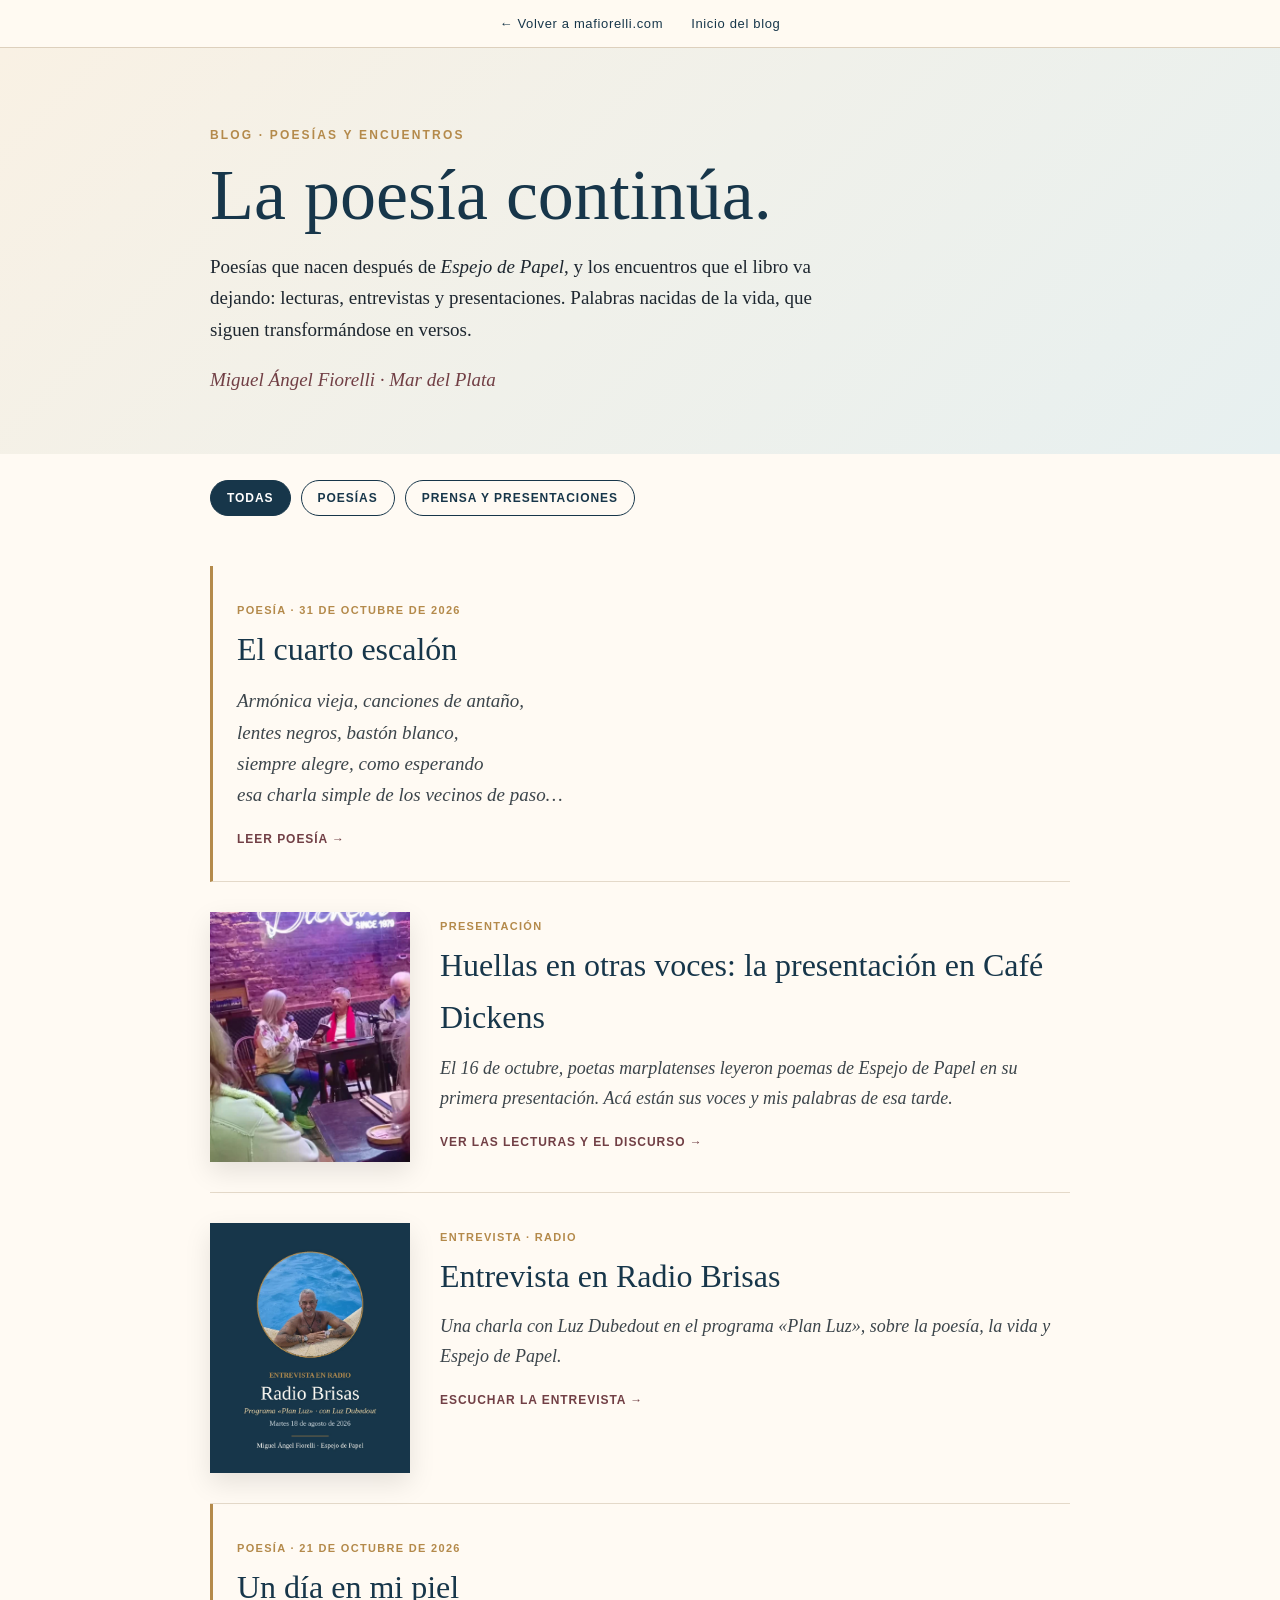
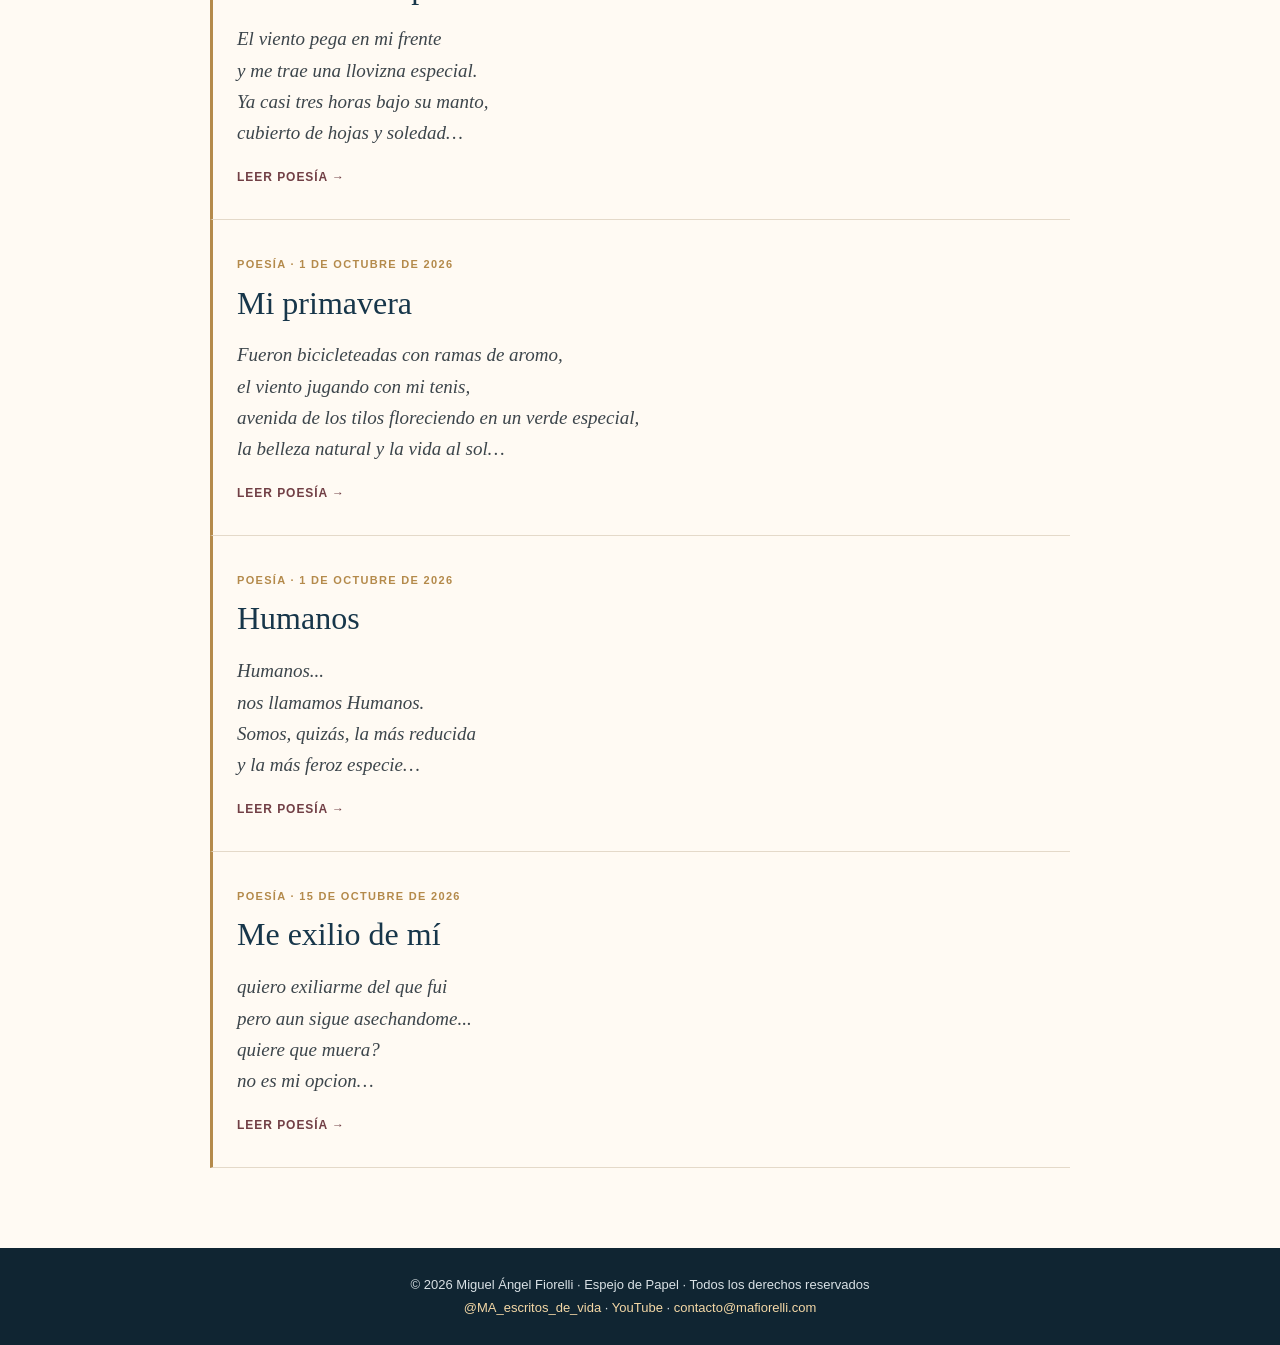
<file: blog/index.html>
<!DOCTYPE html>
<html lang="es"><head><meta charset="utf-8"><meta name="viewport" content="width=device-width,initial-scale=1">
<title>Blog · Miguel Ángel Fiorelli</title>
<meta name="description" content="Poesías, entrevistas y presentaciones de Miguel Ángel Fiorelli, poeta de Mar del Plata, autor de Espejo de Papel.">
<meta property="og:title" content="Blog · Miguel Ángel Fiorelli">
<meta property="og:description" content="Poesías, entrevistas y presentaciones de Miguel Ángel Fiorelli, poeta de Mar del Plata, autor de Espejo de Papel.">
<meta property="og:type" content="article">
<meta property="og:url" content="https://mafiorelli.com/blog/">
<meta property="og:image" content="https://mafiorelli.com/blog/img/el-cuarto-escalon.jpg">
<link rel="stylesheet" href="estilo.css">
</head><body>
<nav class="nav"><a href="../">← Volver a mafiorelli.com</a><a href="./">Inicio del blog</a></nav>
<header class="head">
<div class="eyebrow">BLOG · POESÍAS Y ENCUENTROS</div>
<h1>La poesía continúa.</h1>
<p>Poesías que nacen después de <em>Espejo de Papel</em>, y los encuentros que el libro va dejando: lecturas, entrevistas y presentaciones. Palabras nacidas de la vida, que siguen transformándose en versos.</p>
<p class="sig">Miguel Ángel Fiorelli · Mar del Plata</p>
</header>
<nav class="tabs" aria-label="Secciones del blog">
<a class="tab on" href="#todas" data-sec="todas">Todas</a>
<a class="tab" href="#poesias" data-sec="poesias">Poesías</a>
<a class="tab" href="#prensa" data-sec="prensa">Prensa y presentaciones</a>
</nav>
<main class="list">
<article class="item solo-texto" data-sec="poesias"><div><span class="tag">Poesía · 31 de octubre de 2026</span><h2><a href="el-cuarto-escalon.html">El cuarto escalón</a></h2><p class="excerpt">Armónica vieja, canciones de antaño,<br>lentes negros, bastón blanco,<br>siempre alegre, como esperando<br>esa charla simple de los vecinos de paso…</p><a class="more" href="el-cuarto-escalon.html">LEER POESÍA →</a></div></article>
<article class="item" data-sec="prensa"><a href="presentacion-espejo-de-papel.html"><img src="img/presentacion-espejo-de-papel.jpg" alt="" loading="lazy"></a><div><span class="tag">Presentación</span><h2><a href="presentacion-espejo-de-papel.html">Huellas en otras voces: la presentación en Café Dickens</a></h2><p class="excerpt">El 16 de octubre, poetas marplatenses leyeron poemas de <em>Espejo de Papel</em> en su primera presentación. Acá están sus voces y mis palabras de esa tarde.</p><a class="more" href="presentacion-espejo-de-papel.html">VER LAS LECTURAS Y EL DISCURSO →</a></div></article>
<article class="item" data-sec="prensa"><a href="entrevista-radio-brisas.html"><img src="img/entrevista-radio-brisas.jpg" alt="" loading="lazy"></a><div><span class="tag">Entrevista · Radio</span><h2><a href="entrevista-radio-brisas.html">Entrevista en Radio Brisas</a></h2><p class="excerpt">Una charla con Luz Dubedout en el programa «Plan Luz», sobre la poesía, la vida y <em>Espejo de Papel</em>.</p><a class="more" href="entrevista-radio-brisas.html">ESCUCHAR LA ENTREVISTA →</a></div></article>
<article class="item solo-texto" data-sec="poesias"><div><span class="tag">Poesía · 21 de octubre de 2026</span><h2><a href="un-dia-en-mi-piel.html">Un día en mi piel</a></h2><p class="excerpt">El viento pega en mi frente<br>y me trae una llovizna especial.<br>Ya casi tres horas bajo su manto,<br>cubierto de hojas y soledad…</p><a class="more" href="un-dia-en-mi-piel.html">LEER POESÍA →</a></div></article>
<article class="item solo-texto" data-sec="poesias"><div><span class="tag">Poesía · 1 de octubre de 2026</span><h2><a href="mi-primavera.html">Mi primavera</a></h2><p class="excerpt">Fueron bicicleteadas con ramas de aromo,<br>el viento jugando con mi tenis,<br>avenida de los tilos floreciendo en un verde especial,<br>la belleza natural y la vida al sol…</p><a class="more" href="mi-primavera.html">LEER POESÍA →</a></div></article>
<article class="item solo-texto" data-sec="poesias"><div><span class="tag">Poesía · 1 de octubre de 2026</span><h2><a href="humanos.html">Humanos</a></h2><p class="excerpt">Humanos...<br>nos llamamos Humanos.<br>Somos, quizás, la más reducida<br>y la más feroz especie…</p><a class="more" href="humanos.html">LEER POESÍA →</a></div></article>
<article class="item solo-texto" data-sec="poesias"><div><span class="tag">Poesía · 15 de octubre de 2026</span><h2><a href="me-exilio-de-mi.html">Me exilio de mí</a></h2><p class="excerpt">quiero exiliarme del que fui<br>pero aun sigue asechandome...<br>quiere que muera?<br>no es mi opcion…</p><a class="more" href="me-exilio-de-mi.html">LEER POESÍA →</a></div></article>
</main>
<footer class="footer">© 2026 Miguel Ángel Fiorelli · Espejo de Papel · Todos los derechos reservados<br><a href="https://www.instagram.com/MA_escritos_de_vida/" target="_blank" rel="noopener noreferrer">@MA_escritos_de_vida</a> · <a href="https://www.youtube.com/@MiguelAngelFiorelliPoeta" target="_blank" rel="noopener noreferrer">YouTube</a> · <a href="mailto:contacto@mafiorelli.com">contacto@mafiorelli.com</a></footer>
<script>
(function(){
  var tabs=document.querySelectorAll('.tab'),items=document.querySelectorAll('.item');
  function show(sec){
    if(['todas','poesias','prensa'].indexOf(sec)<0)sec='todas';
    tabs.forEach(function(t){t.classList.toggle('on',t.dataset.sec===sec)});
    items.forEach(function(i){i.classList.toggle('oculto',sec!=='todas'&&i.dataset.sec!==sec)});
  }
  tabs.forEach(function(t){t.addEventListener('click',function(e){e.preventDefault();show(t.dataset.sec);history.replaceState(null,'','#'+t.dataset.sec)})});
  show((location.hash||'#todas').slice(1));
})();
</script>
</body></html>
</file>
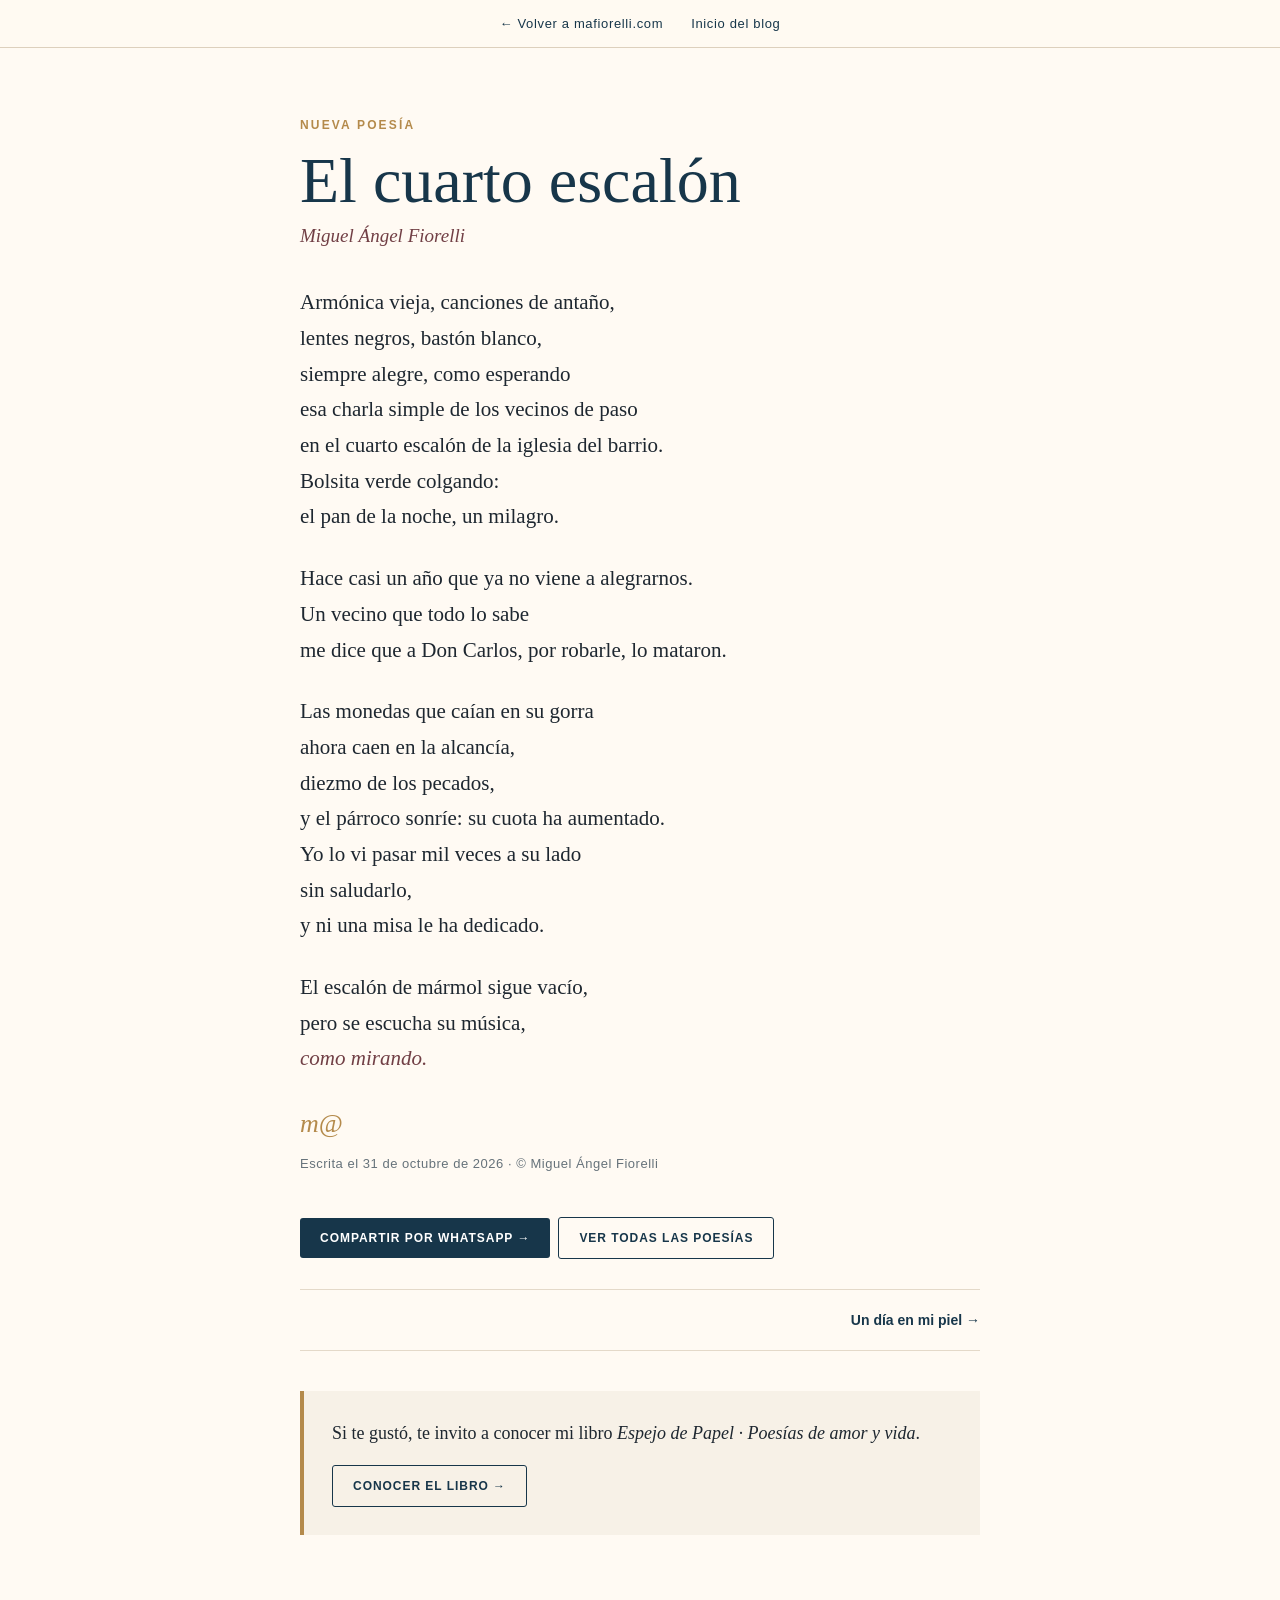
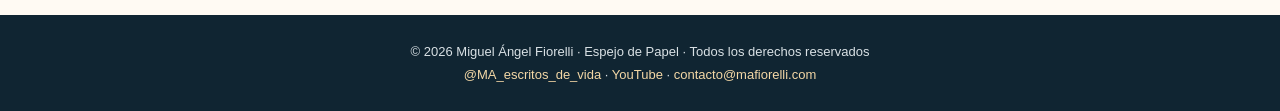
<file: blog/el-cuarto-escalon.html>
<!DOCTYPE html>
<html lang="es"><head><meta charset="utf-8"><meta name="viewport" content="width=device-width,initial-scale=1">
<title>El cuarto escalón · Miguel Ángel Fiorelli</title>
<meta name="description" content="El cuarto escalón, poesía de Miguel Ángel Fiorelli, autor de Espejo de Papel.">
<meta property="og:title" content="El cuarto escalón · Miguel Ángel Fiorelli">
<meta property="og:description" content="El cuarto escalón, poesía de Miguel Ángel Fiorelli, autor de Espejo de Papel.">
<meta property="og:type" content="article">
<meta property="og:url" content="https://mafiorelli.com/blog/el-cuarto-escalon.html">
<meta property="og:image" content="https://mafiorelli.com/blog/img/el-cuarto-escalon.jpg">
<link rel="stylesheet" href="estilo.css">
</head><body>
<nav class="nav"><a href="../">← Volver a mafiorelli.com</a><a href="./">Inicio del blog</a></nav>
<main class="poem">
<div class="eyebrow">NUEVA POESÍA</div>
<h1>El cuarto escalón</h1>
<div class="author">Miguel Ángel Fiorelli</div>
<div class="verses">
<p>Armónica vieja, canciones de antaño,<br>
lentes negros, bastón blanco,<br>
siempre alegre, como esperando<br>
esa charla simple de los vecinos de paso<br>
en el cuarto escalón de la iglesia del barrio.<br>
Bolsita verde colgando:<br>
el pan de la noche, un milagro.</p>
<p>Hace casi un año que ya no viene a alegrarnos.<br>
Un vecino que todo lo sabe<br>
me dice que a Don Carlos, por robarle, lo mataron.</p>
<p>Las monedas que caían en su gorra<br>
ahora caen en la alcancía,<br>
diezmo de los pecados,<br>
y el párroco sonríe: su cuota ha aumentado.<br>
Yo lo vi pasar mil veces a su lado<br>
sin saludarlo,<br>
y ni una misa le ha dedicado.</p>
<p>El escalón de mármol sigue vacío,<br>
pero se escucha su música,<br>
<span class="hl">como mirando.</span></p>
</div>
<div class="firma">m@</div>
<p class="fecha">Escrita el 31 de octubre de 2026 · © Miguel Ángel Fiorelli</p>
<div class="actions"><a class="btn" href="https://wa.me/?text=Te%20comparto%20%22El%20cuarto%20escal%C3%B3n%22%2C%20poes%C3%ADa%20de%20Miguel%20%C3%81ngel%20Fiorelli%3A%20https%3A%2F%2Fmafiorelli.com%2Fblog%2Fel-cuarto-escalon.html" target="_blank" rel="noopener noreferrer">COMPARTIR POR WHATSAPP →</a><a class="btn alt" href="./#poesias">VER TODAS LAS POESÍAS</a></div>
<div class="pager"><span></span><a class="next" href="un-dia-en-mi-piel.html">Un día en mi piel →</a></div>
<aside class="book"><p>Si te gustó, te invito a conocer mi libro <em>Espejo de Papel · Poesías de amor y vida</em>.</p><a class="btn alt" href="../#libro">CONOCER EL LIBRO →</a></aside>
</main>
<footer class="footer">© 2026 Miguel Ángel Fiorelli · Espejo de Papel · Todos los derechos reservados<br><a href="https://www.instagram.com/MA_escritos_de_vida/" target="_blank" rel="noopener noreferrer">@MA_escritos_de_vida</a> · <a href="https://www.youtube.com/@MiguelAngelFiorelliPoeta" target="_blank" rel="noopener noreferrer">YouTube</a> · <a href="mailto:contacto@mafiorelli.com">contacto@mafiorelli.com</a></footer>
</body></html>
</file>
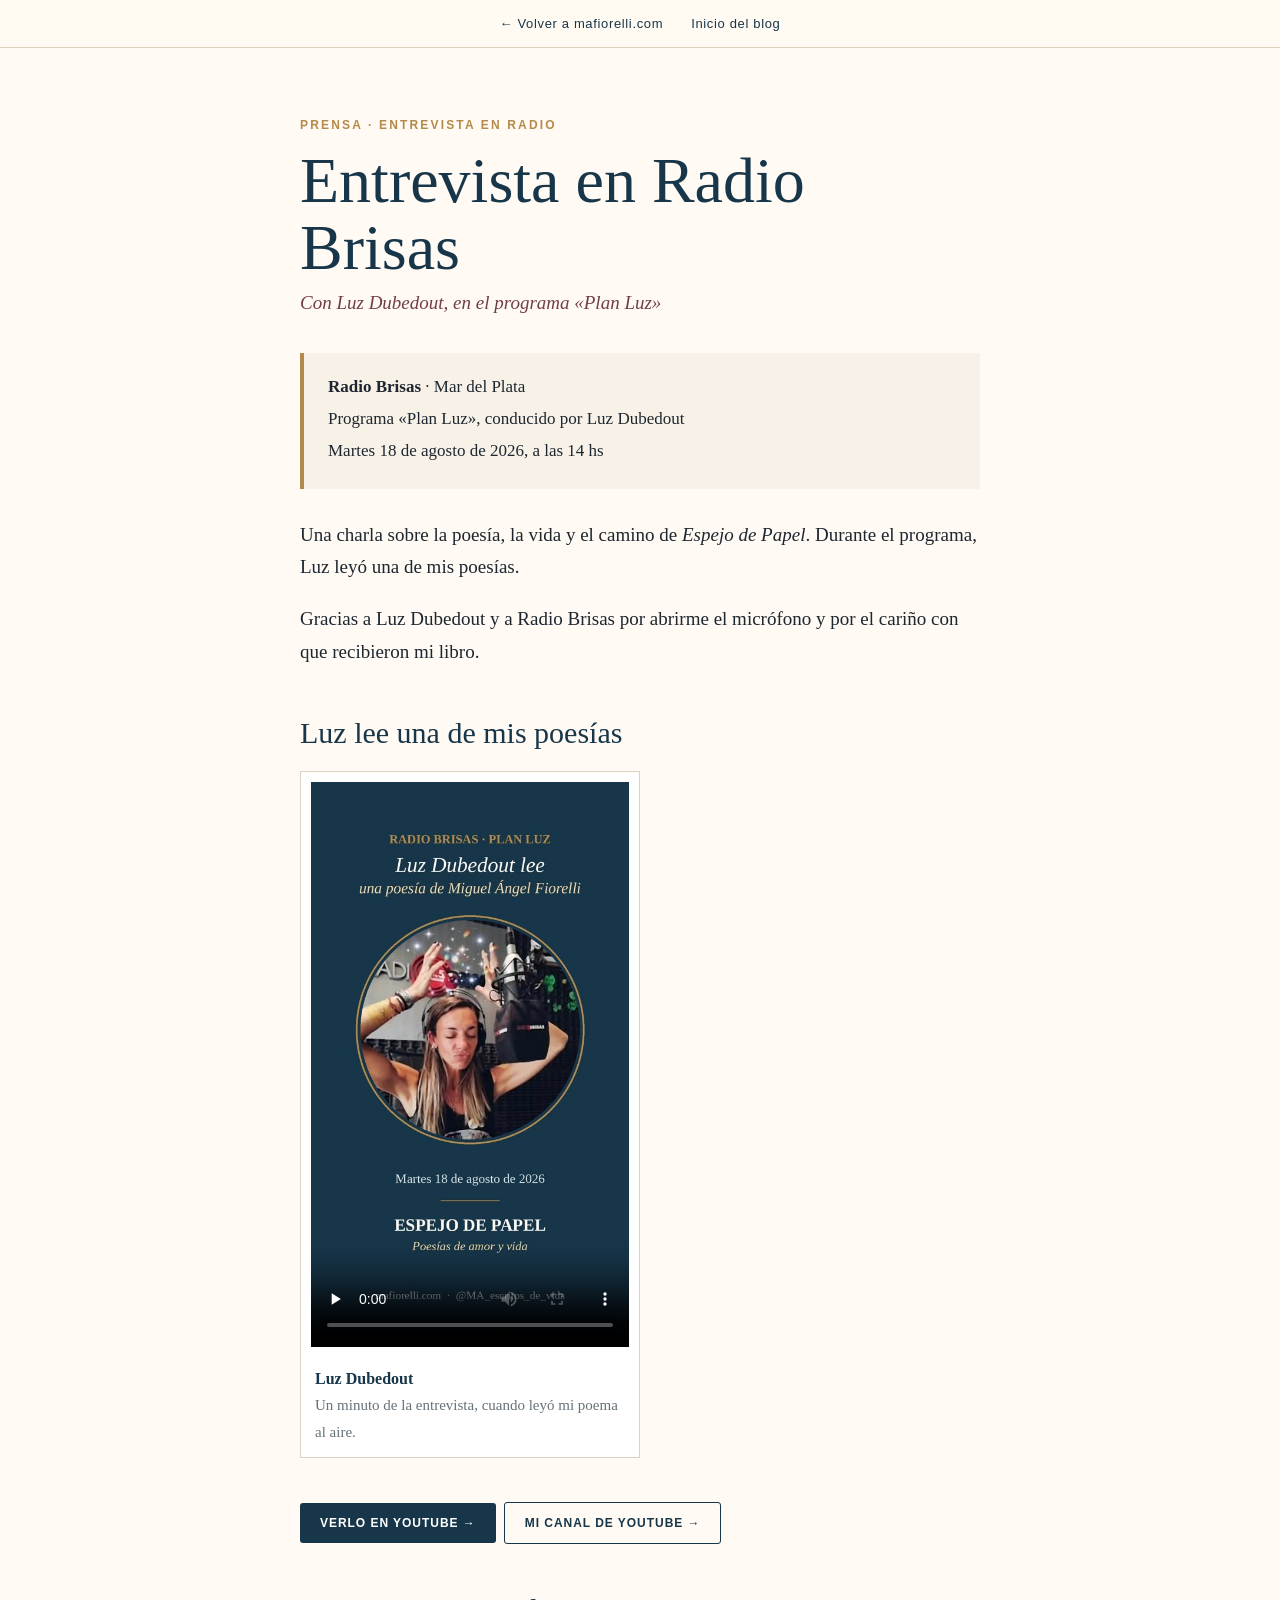
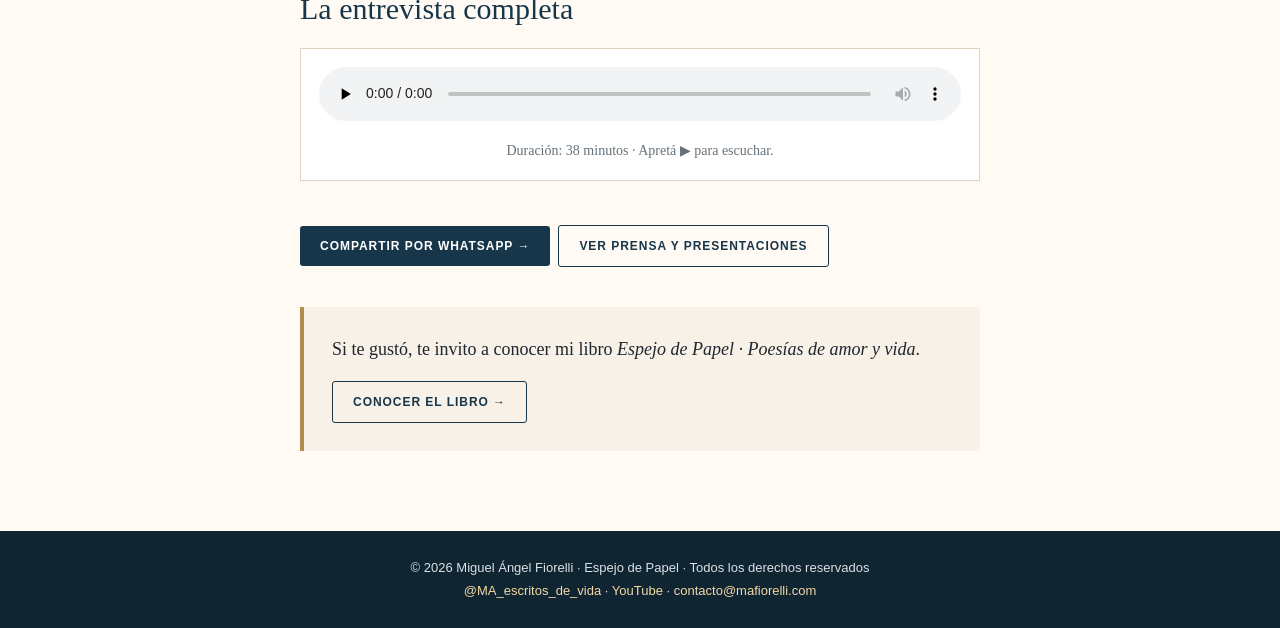
<file: blog/entrevista-radio-brisas.html>
<!DOCTYPE html>
<html lang="es"><head><meta charset="utf-8"><meta name="viewport" content="width=device-width,initial-scale=1">
<title>Entrevista en Radio Brisas · Miguel Ángel Fiorelli</title>
<meta name="description" content="Entrevista a Miguel Ángel Fiorelli en Radio Brisas, programa Plan Luz, con Luz Dubedout.">
<meta property="og:title" content="Entrevista en Radio Brisas · Miguel Ángel Fiorelli">
<meta property="og:description" content="Entrevista a Miguel Ángel Fiorelli en Radio Brisas, programa Plan Luz, con Luz Dubedout.">
<meta property="og:type" content="article">
<meta property="og:url" content="https://mafiorelli.com/blog/entrevista-radio-brisas.html">
<meta property="og:image" content="https://mafiorelli.com/blog/img/entrevista-radio-brisas.jpg">
<link rel="stylesheet" href="estilo.css">
</head><body>
<nav class="nav"><a href="../">← Volver a mafiorelli.com</a><a href="./">Inicio del blog</a></nav>
<main class="poem">
<div class="eyebrow">PRENSA · ENTREVISTA EN RADIO</div>
<h1>Entrevista en Radio Brisas</h1>
<div class="author">Con Luz Dubedout, en el programa «Plan Luz»</div>
<div class="ficha">
<p><strong>Radio Brisas</strong> · Mar del Plata</p>
<p>Programa «Plan Luz», conducido por Luz Dubedout</p>
<p>Martes 18 de agosto de 2026, a las 14 hs</p>
</div>
<div class="intro-text">
<p>Una charla sobre la poesía, la vida y el camino de <em>Espejo de Papel</em>. Durante el programa, Luz leyó una de mis poesías.</p>
<p>Gracias a Luz Dubedout y a Radio Brisas por abrirme el micrófono y por el cariño con que recibieron mi libro.</p>
</div>
<h2>Luz lee una de mis poesías</h2>
<figure class="lectura fragmento"><video controls preload="none" playsinline poster="img/luz-lee-poesia.jpg" src="video/luz-lee-poesia.mp4"></video><figcaption><strong>Luz Dubedout</strong><br><span>Un minuto de la entrevista, cuando leyó mi poema al aire.</span></figcaption></figure>
<p><a class="btn" href="https://www.youtube.com/shorts/8VyzQylE8EM" target="_blank" rel="noopener noreferrer">VERLO EN YOUTUBE →</a><a class="btn alt" href="https://www.youtube.com/@MiguelAngelFiorelliPoeta" target="_blank" rel="noopener noreferrer">MI CANAL DE YOUTUBE →</a></p>
<h2>La entrevista completa</h2>
<div class="audio">
<audio controls preload="none" src="audio/entrevista-radio-brisas.mp3"></audio>
<p>Duración: 38 minutos · Apretá ▶ para escuchar.</p>
</div>
<div class="actions"><a class="btn" href="https://wa.me/?text=Te%20comparto%20la%20entrevista%20a%20Miguel%20%C3%81ngel%20Fiorelli%20en%20Radio%20Brisas%3A%20https%3A%2F%2Fmafiorelli.com%2Fblog%2Fentrevista-radio-brisas.html" target="_blank" rel="noopener noreferrer">COMPARTIR POR WHATSAPP →</a><a class="btn alt" href="./#prensa">VER PRENSA Y PRESENTACIONES</a></div>
<aside class="book"><p>Si te gustó, te invito a conocer mi libro <em>Espejo de Papel · Poesías de amor y vida</em>.</p><a class="btn alt" href="../#libro">CONOCER EL LIBRO →</a></aside>
</main>
<footer class="footer">© 2026 Miguel Ángel Fiorelli · Espejo de Papel · Todos los derechos reservados<br><a href="https://www.instagram.com/MA_escritos_de_vida/" target="_blank" rel="noopener noreferrer">@MA_escritos_de_vida</a> · <a href="https://www.youtube.com/@MiguelAngelFiorelliPoeta" target="_blank" rel="noopener noreferrer">YouTube</a> · <a href="mailto:contacto@mafiorelli.com">contacto@mafiorelli.com</a></footer>
</body></html>
</file>
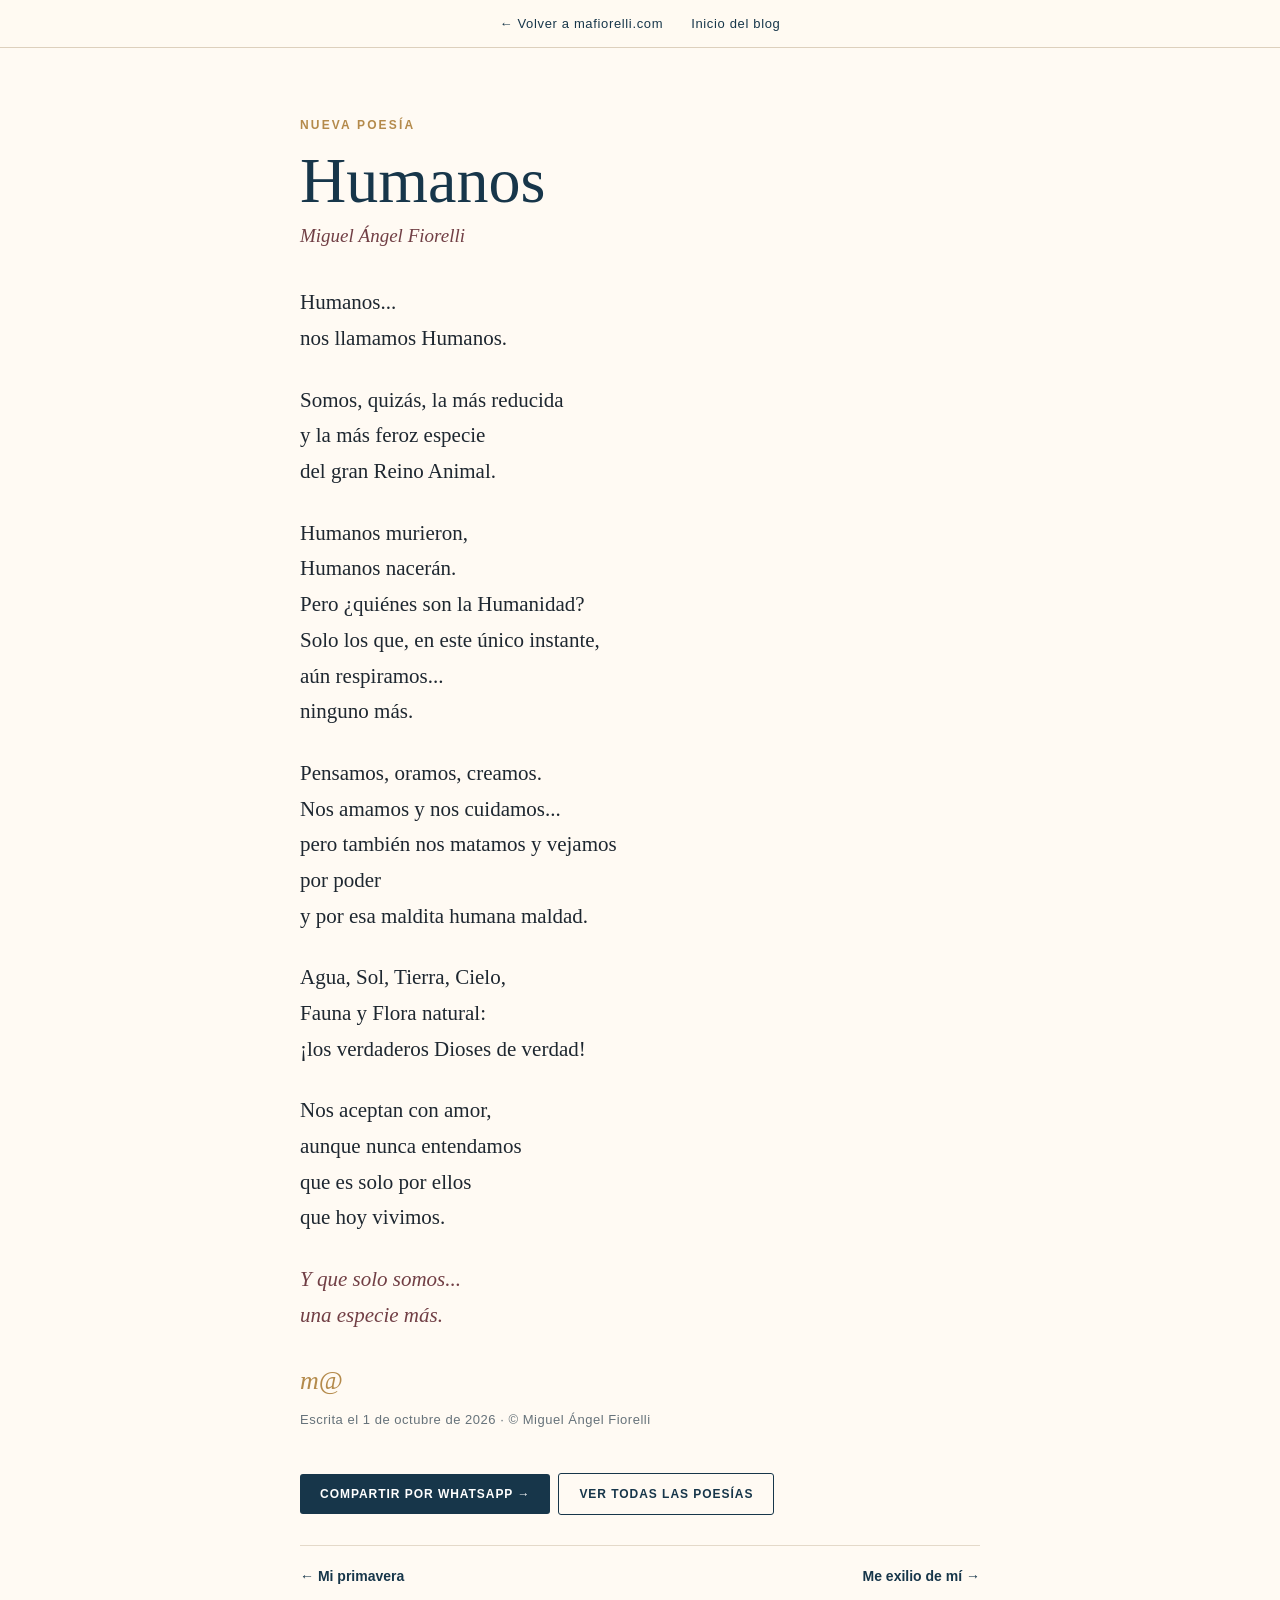
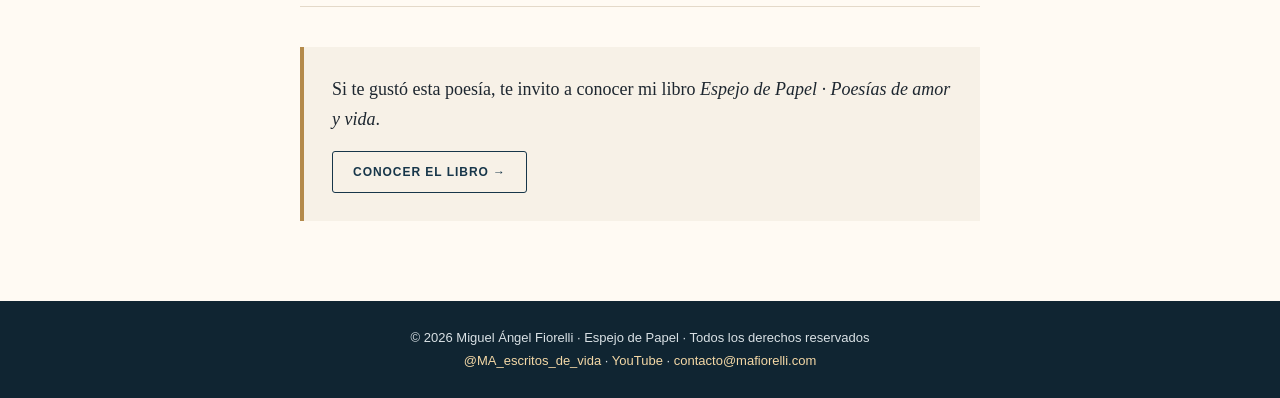
<file: blog/humanos.html>
<!DOCTYPE html>
<html lang="es"><head><meta charset="utf-8"><meta name="viewport" content="width=device-width,initial-scale=1">
<title>Humanos · Miguel Ángel Fiorelli</title>
<meta name="description" content="Humanos, poesía de Miguel Ángel Fiorelli, autor de Espejo de Papel.">
<meta property="og:title" content="Humanos · Miguel Ángel Fiorelli">
<meta property="og:description" content="Humanos, poesía de Miguel Ángel Fiorelli, autor de Espejo de Papel.">
<meta property="og:type" content="article">
<meta property="og:url" content="https://mafiorelli.com/blog/humanos.html">
<meta property="og:image" content="https://mafiorelli.com/blog/img/humanos.jpg">
<link rel="stylesheet" href="estilo.css">
</head><body>
<nav class="nav"><a href="../">← Volver a mafiorelli.com</a><a href="./">Inicio del blog</a></nav>
<main class="poem">
<div class="eyebrow">NUEVA POESÍA</div>
<h1>Humanos</h1>
<div class="author">Miguel Ángel Fiorelli</div>
<div class="verses">
<p>Humanos...<br>
nos llamamos Humanos.</p>
<p>Somos, quizás, la más reducida<br>
y la más feroz especie<br>
del gran Reino Animal.</p>
<p>Humanos murieron,<br>
Humanos nacerán.<br>
Pero ¿quiénes son la Humanidad?<br>
Solo los que, en este único instante,<br>
aún respiramos...<br>
ninguno más.</p>
<p>Pensamos, oramos, creamos.<br>
Nos amamos y nos cuidamos...<br>
pero también nos matamos y vejamos<br>
por poder<br>
y por esa maldita humana maldad.</p>
<p>Agua, Sol, Tierra, Cielo,<br>
Fauna y Flora natural:<br>
¡los verdaderos Dioses de verdad!</p>
<p>Nos aceptan con amor,<br>
aunque nunca entendamos<br>
que es solo por ellos<br>
que hoy vivimos.</p>
<p><span class="hl">Y que solo somos...</span><br>
<span class="hl">una especie más.</span></p>
</div>
<div class="firma">m@</div>
<p class="fecha">Escrita el 1 de octubre de 2026 · © Miguel Ángel Fiorelli</p>
<div class="actions"><a class="btn" href="https://wa.me/?text=Te%20comparto%20%22Humanos%22%2C%20poes%C3%ADa%20de%20Miguel%20%C3%81ngel%20Fiorelli%3A%20https%3A//mafiorelli.com/blog/humanos.html" target="_blank" rel="noopener noreferrer">COMPARTIR POR WHATSAPP →</a><a class="btn alt" href="./">VER TODAS LAS POESÍAS</a></div>
<div class="pager"><a class="prev" href="mi-primavera.html">← Mi primavera</a><a class="next" href="me-exilio-de-mi.html">Me exilio de mí →</a></div>
<aside class="book"><p>Si te gustó esta poesía, te invito a conocer mi libro <em>Espejo de Papel · Poesías de amor y vida</em>.</p><a class="btn alt" href="../#libro">CONOCER EL LIBRO →</a></aside>
</main>
<footer class="footer">© 2026 Miguel Ángel Fiorelli · Espejo de Papel · Todos los derechos reservados<br><a href="https://www.instagram.com/MA_escritos_de_vida/" target="_blank" rel="noopener noreferrer">@MA_escritos_de_vida</a> · <a href="https://www.youtube.com/@MiguelAngelFiorelliPoeta" target="_blank" rel="noopener noreferrer">YouTube</a> · <a href="mailto:contacto@mafiorelli.com">contacto@mafiorelli.com</a></footer>
</body></html>
</file>
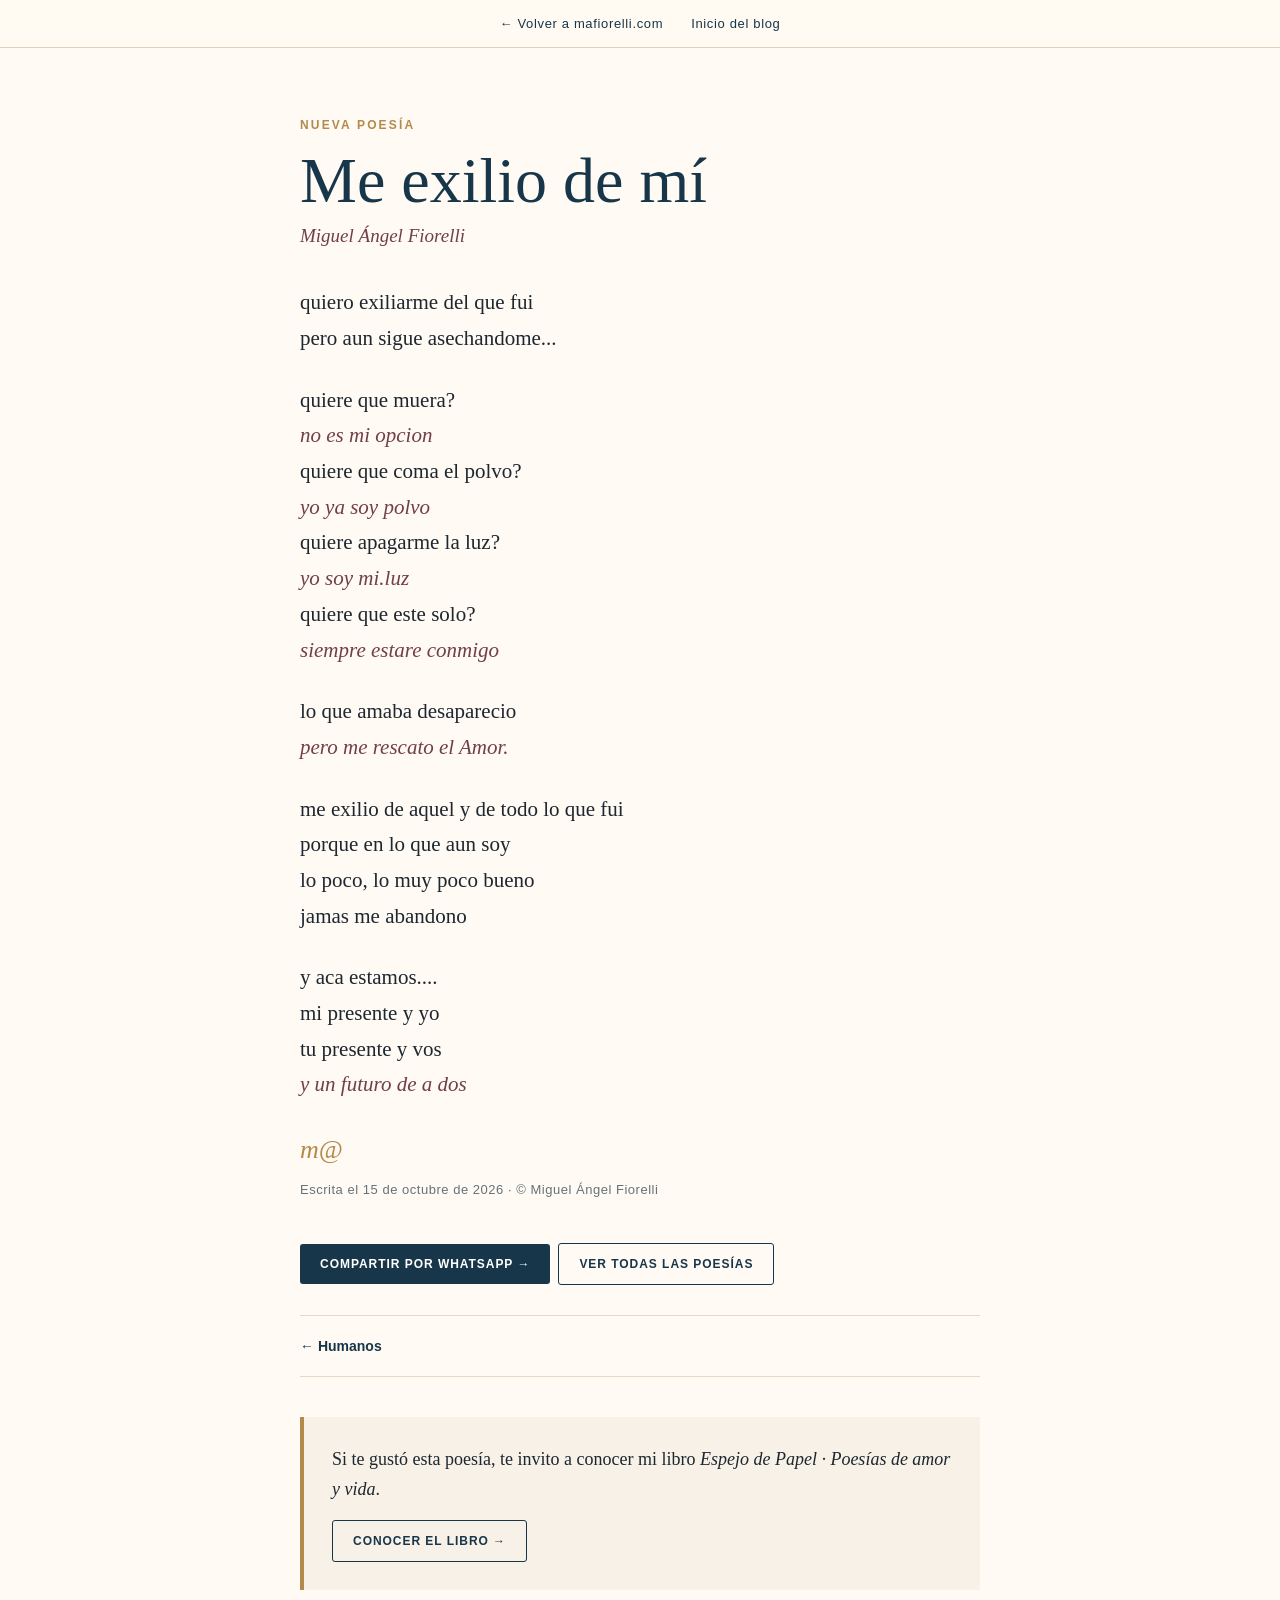
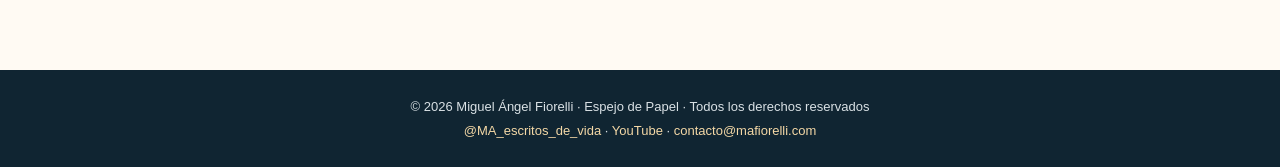
<file: blog/me-exilio-de-mi.html>
<!DOCTYPE html>
<html lang="es"><head><meta charset="utf-8"><meta name="viewport" content="width=device-width,initial-scale=1">
<title>Me exilio de mí · Miguel Ángel Fiorelli</title>
<meta name="description" content="Me exilio de mí, poesía de Miguel Ángel Fiorelli, autor de Espejo de Papel.">
<meta property="og:title" content="Me exilio de mí · Miguel Ángel Fiorelli">
<meta property="og:description" content="Me exilio de mí, poesía de Miguel Ángel Fiorelli, autor de Espejo de Papel.">
<meta property="og:type" content="article">
<meta property="og:url" content="https://mafiorelli.com/blog/me-exilio-de-mi.html">
<meta property="og:image" content="https://mafiorelli.com/blog/img/me-exilio-de-mi.jpg">
<link rel="stylesheet" href="estilo.css">
</head><body>
<nav class="nav"><a href="../">← Volver a mafiorelli.com</a><a href="./">Inicio del blog</a></nav>
<main class="poem">
<div class="eyebrow">NUEVA POESÍA</div>
<h1>Me exilio de mí</h1>
<div class="author">Miguel Ángel Fiorelli</div>
<div class="verses">
<p>quiero exiliarme del que fui<br>
pero aun sigue asechandome...</p>
<p>quiere que muera?<br>
<span class="hl">no es mi opcion</span><br>
quiere que coma el polvo?<br>
<span class="hl">yo ya soy polvo</span><br>
quiere apagarme la luz?<br>
<span class="hl">yo soy mi.luz</span><br>
quiere que este solo?<br>
<span class="hl">siempre estare conmigo</span></p>
<p>lo que amaba desaparecio<br>
<span class="hl">pero me rescato el Amor.</span></p>
<p>me exilio de aquel y de todo lo que fui<br>
porque en lo que aun soy<br>
lo poco, lo muy poco bueno<br>
jamas me abandono</p>
<p>y aca estamos....<br>
mi presente y yo<br>
tu presente y vos<br>
<span class="hl">y un futuro de a dos</span></p>
</div>
<div class="firma">m@</div>
<p class="fecha">Escrita el 15 de octubre de 2026 · © Miguel Ángel Fiorelli</p>
<div class="actions"><a class="btn" href="https://wa.me/?text=Te%20comparto%20%22Me%20exilio%20de%20m%C3%AD%22%2C%20poes%C3%ADa%20de%20Miguel%20%C3%81ngel%20Fiorelli%3A%20https%3A//mafiorelli.com/blog/me-exilio-de-mi.html" target="_blank" rel="noopener noreferrer">COMPARTIR POR WHATSAPP →</a><a class="btn alt" href="./">VER TODAS LAS POESÍAS</a></div>
<div class="pager"><a class="prev" href="humanos.html">← Humanos</a><span></span></div>
<aside class="book"><p>Si te gustó esta poesía, te invito a conocer mi libro <em>Espejo de Papel · Poesías de amor y vida</em>.</p><a class="btn alt" href="../#libro">CONOCER EL LIBRO →</a></aside>
</main>
<footer class="footer">© 2026 Miguel Ángel Fiorelli · Espejo de Papel · Todos los derechos reservados<br><a href="https://www.instagram.com/MA_escritos_de_vida/" target="_blank" rel="noopener noreferrer">@MA_escritos_de_vida</a> · <a href="https://www.youtube.com/@MiguelAngelFiorelliPoeta" target="_blank" rel="noopener noreferrer">YouTube</a> · <a href="mailto:contacto@mafiorelli.com">contacto@mafiorelli.com</a></footer>
</body></html>
</file>
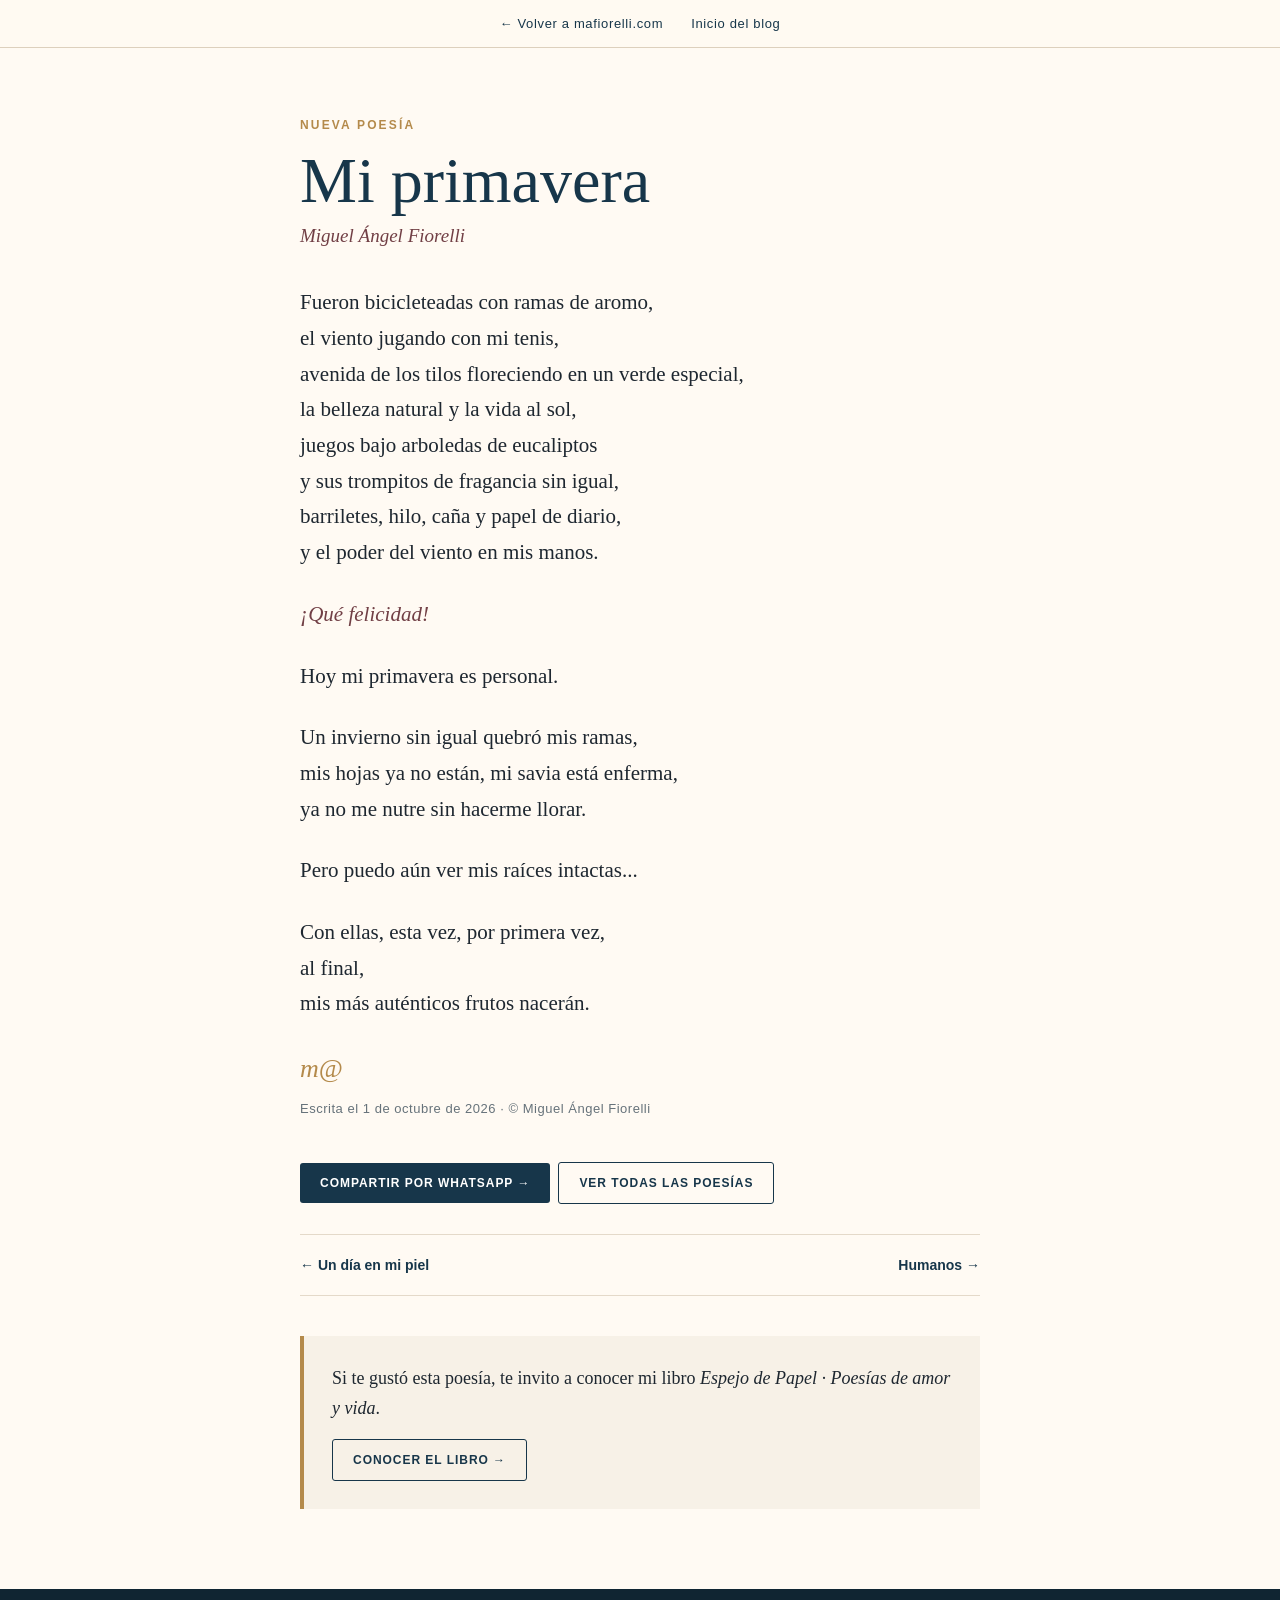
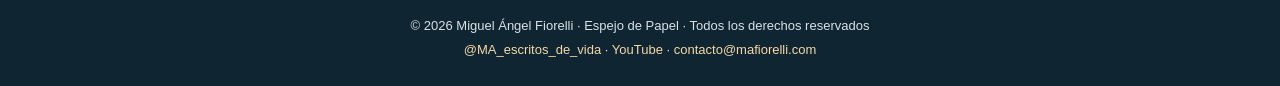
<file: blog/mi-primavera.html>
<!DOCTYPE html>
<html lang="es"><head><meta charset="utf-8"><meta name="viewport" content="width=device-width,initial-scale=1">
<title>Mi primavera · Miguel Ángel Fiorelli</title>
<meta name="description" content="Mi primavera, poesía de Miguel Ángel Fiorelli, autor de Espejo de Papel.">
<meta property="og:title" content="Mi primavera · Miguel Ángel Fiorelli">
<meta property="og:description" content="Mi primavera, poesía de Miguel Ángel Fiorelli, autor de Espejo de Papel.">
<meta property="og:type" content="article">
<meta property="og:url" content="https://mafiorelli.com/blog/mi-primavera.html">
<meta property="og:image" content="https://mafiorelli.com/blog/img/mi-primavera.jpg">
<link rel="stylesheet" href="estilo.css">
</head><body>
<nav class="nav"><a href="../">← Volver a mafiorelli.com</a><a href="./">Inicio del blog</a></nav>
<main class="poem">
<div class="eyebrow">NUEVA POESÍA</div>
<h1>Mi primavera</h1>
<div class="author">Miguel Ángel Fiorelli</div>
<div class="verses">
<p>Fueron bicicleteadas con ramas de aromo,<br>
el viento jugando con mi tenis,<br>
avenida de los tilos floreciendo en un verde especial,<br>
la belleza natural y la vida al sol,<br>
juegos bajo arboledas de eucaliptos<br>
y sus trompitos de fragancia sin igual,<br>
barriletes, hilo, caña y papel de diario,<br>
y el poder del viento en mis manos.</p>
<p><span class="hl">¡Qué felicidad!</span></p>
<p>Hoy mi primavera es personal.</p>
<p>Un invierno sin igual quebró mis ramas,<br>
mis hojas ya no están, mi savia está enferma,<br>
ya no me nutre sin hacerme llorar.</p>
<p>Pero puedo aún ver mis raíces intactas...</p>
<p>Con ellas, esta vez, por primera vez,<br>
al final,<br>
mis más auténticos frutos nacerán.</p>
</div>
<div class="firma">m@</div>
<p class="fecha">Escrita el 1 de octubre de 2026 · © Miguel Ángel Fiorelli</p>
<div class="actions"><a class="btn" href="https://wa.me/?text=Te%20comparto%20%22Mi%20primavera%22%2C%20poes%C3%ADa%20de%20Miguel%20%C3%81ngel%20Fiorelli%3A%20https%3A//mafiorelli.com/blog/mi-primavera.html" target="_blank" rel="noopener noreferrer">COMPARTIR POR WHATSAPP →</a><a class="btn alt" href="./">VER TODAS LAS POESÍAS</a></div>
<div class="pager"><a class="prev" href="un-dia-en-mi-piel.html">← Un día en mi piel</a><a class="next" href="humanos.html">Humanos →</a></div>
<aside class="book"><p>Si te gustó esta poesía, te invito a conocer mi libro <em>Espejo de Papel · Poesías de amor y vida</em>.</p><a class="btn alt" href="../#libro">CONOCER EL LIBRO →</a></aside>
</main>
<footer class="footer">© 2026 Miguel Ángel Fiorelli · Espejo de Papel · Todos los derechos reservados<br><a href="https://www.instagram.com/MA_escritos_de_vida/" target="_blank" rel="noopener noreferrer">@MA_escritos_de_vida</a> · <a href="https://www.youtube.com/@MiguelAngelFiorelliPoeta" target="_blank" rel="noopener noreferrer">YouTube</a> · <a href="mailto:contacto@mafiorelli.com">contacto@mafiorelli.com</a></footer>
</body></html>
</file>
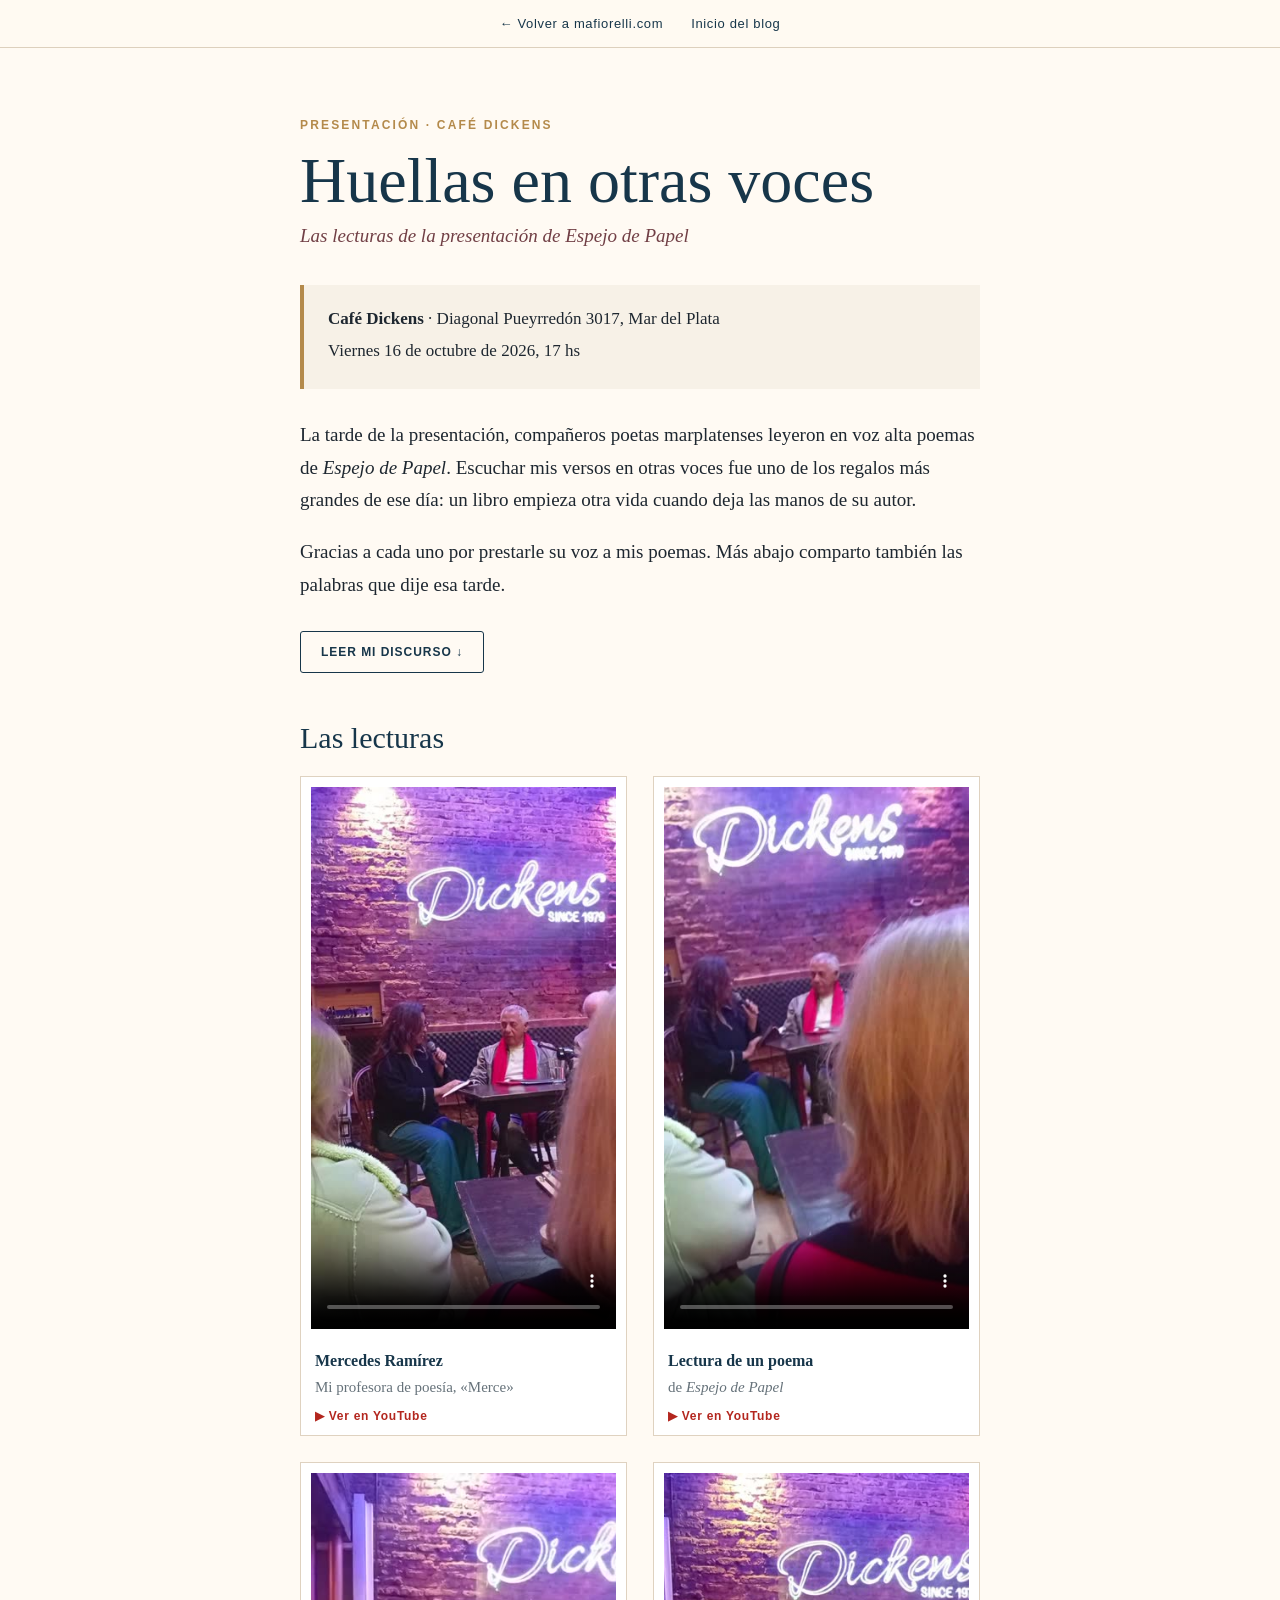
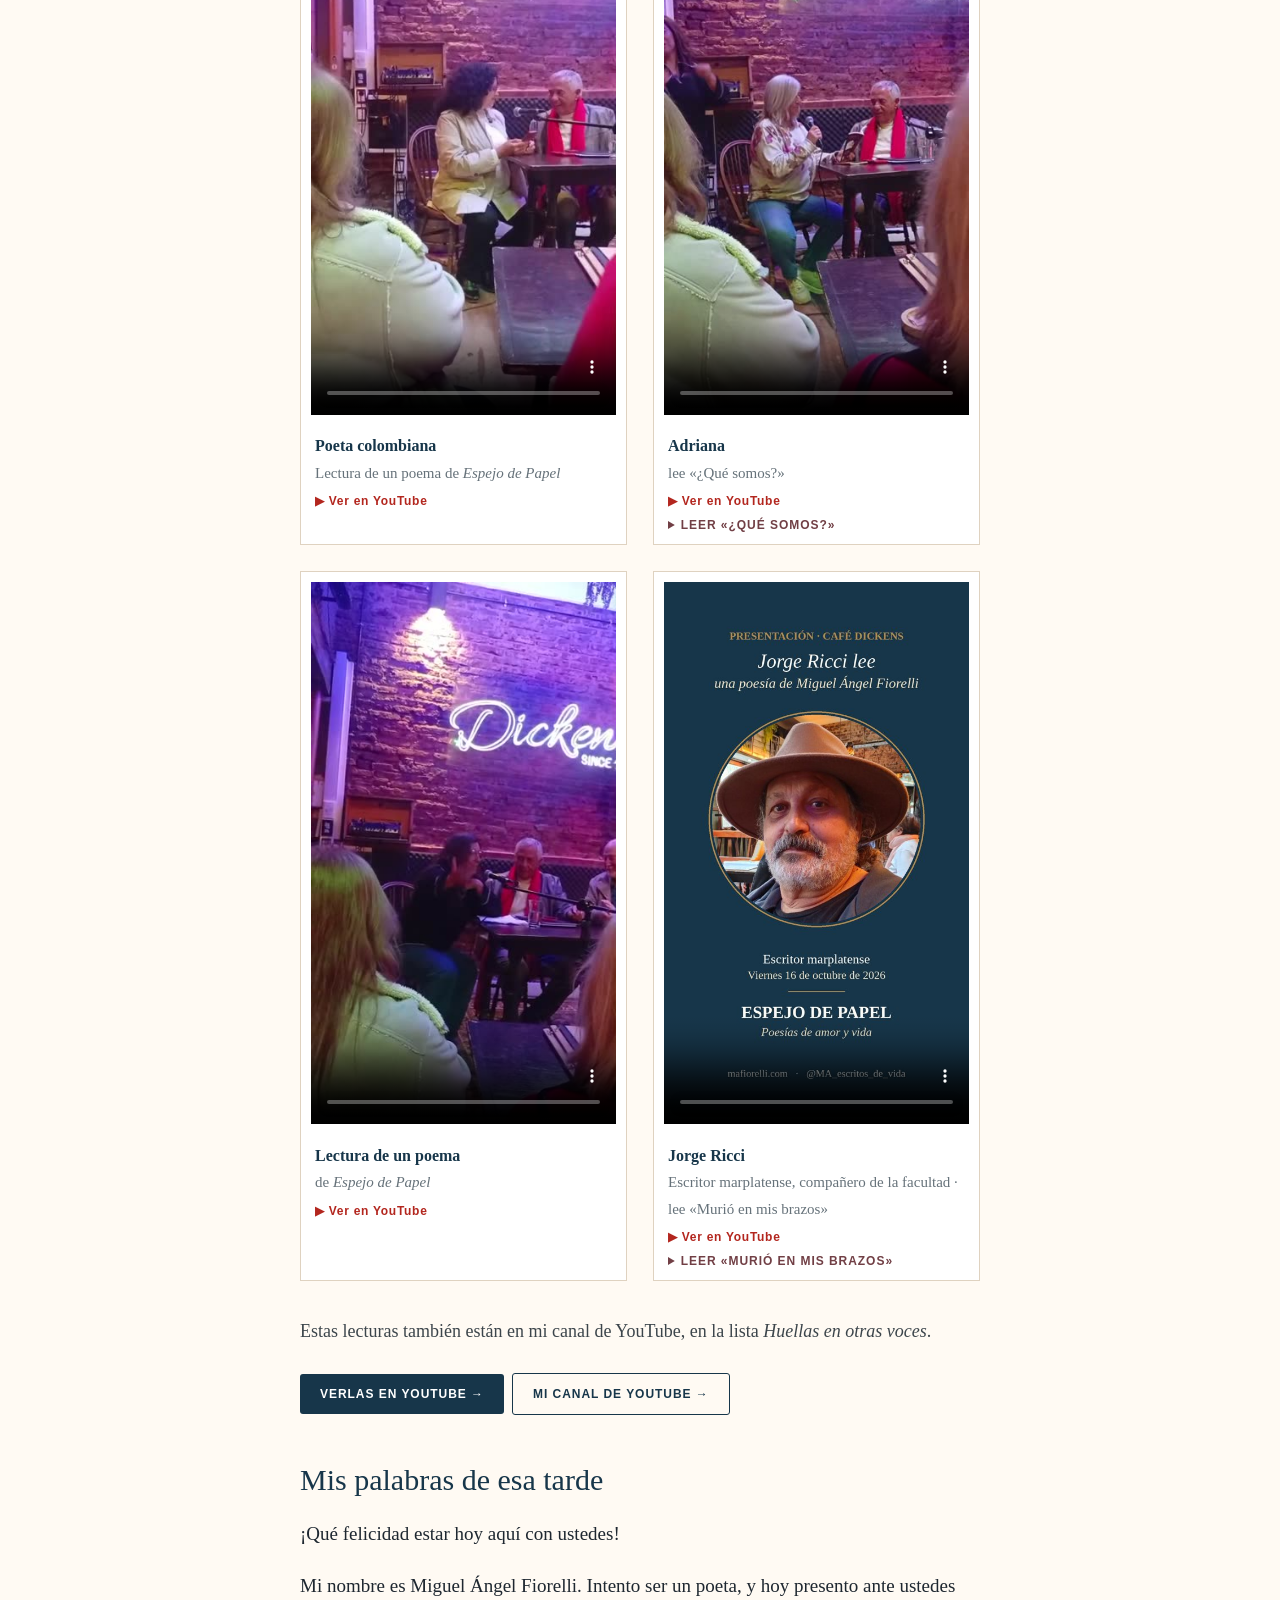
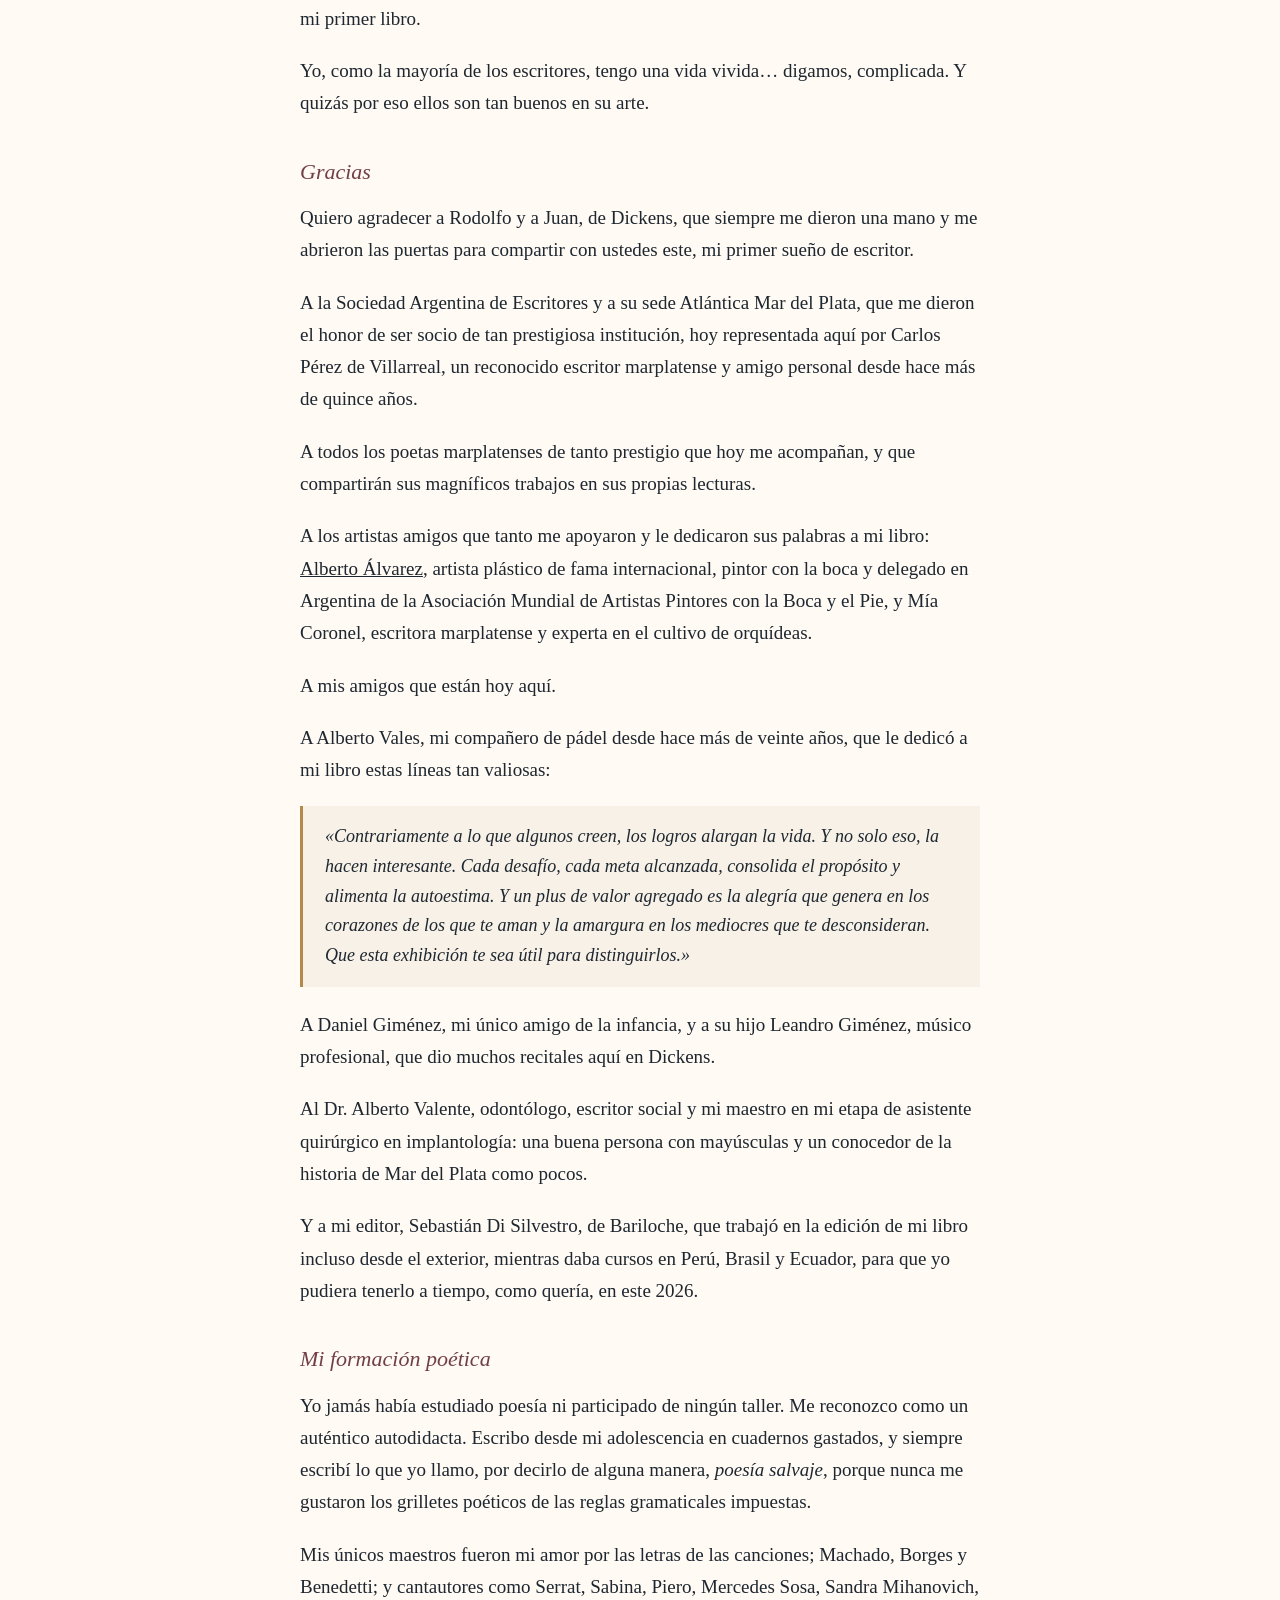
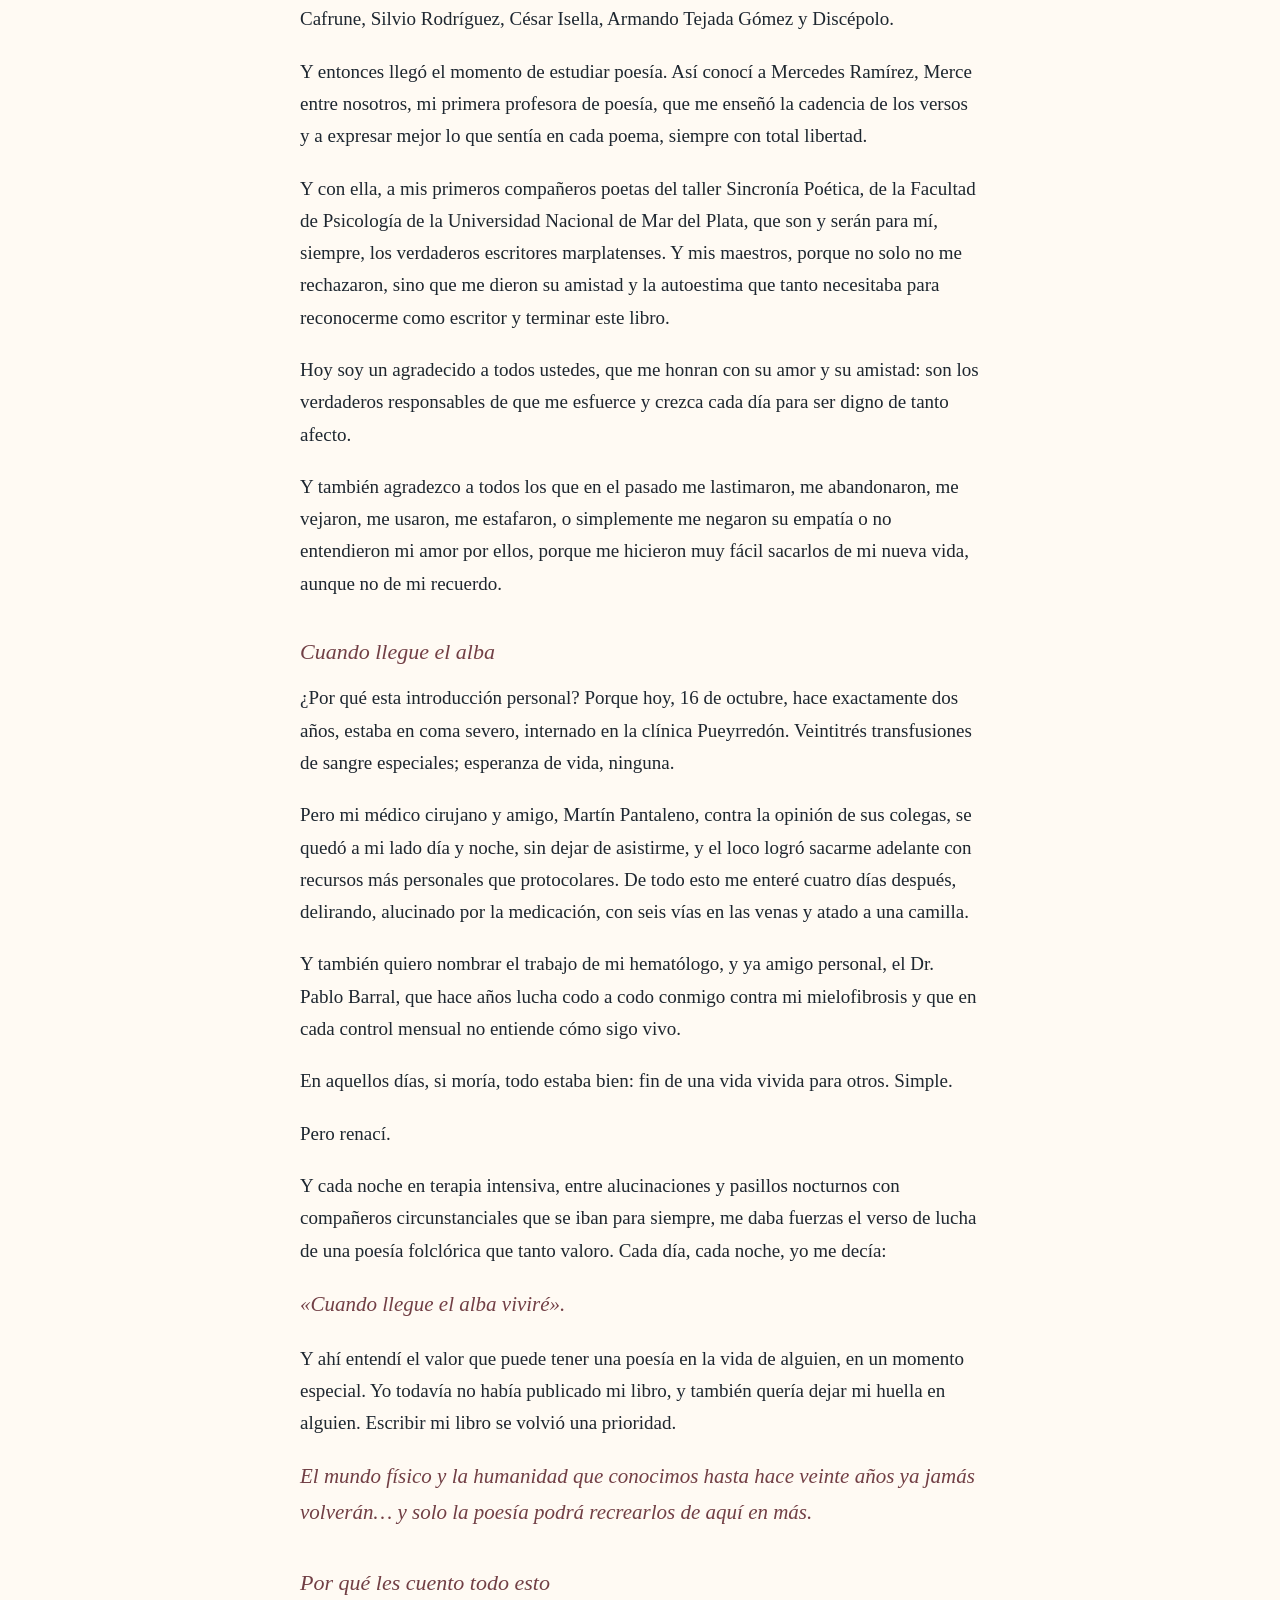
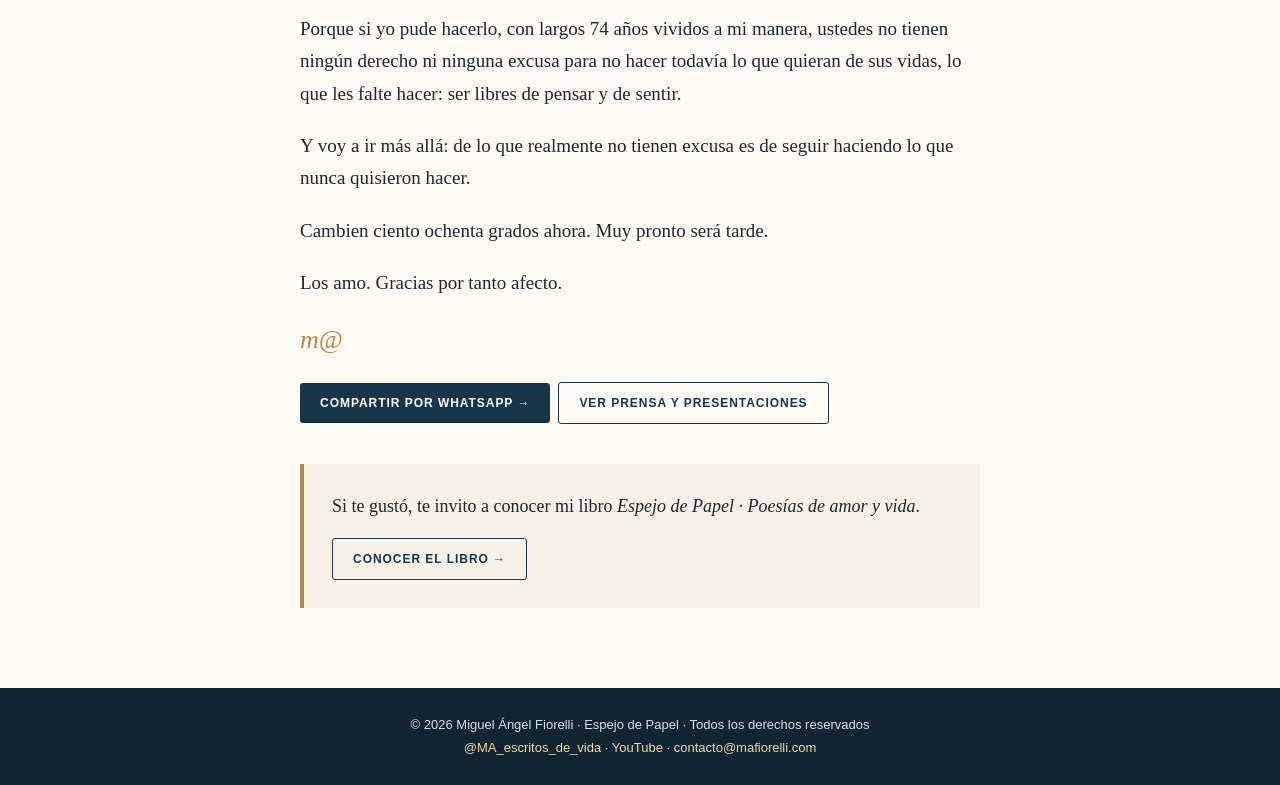
<file: blog/presentacion-espejo-de-papel.html>
<!DOCTYPE html>
<html lang="es"><head><meta charset="utf-8"><meta name="viewport" content="width=device-width,initial-scale=1">
<title>Huellas en otras voces · Presentación en Café Dickens · Miguel Ángel Fiorelli</title>
<meta name="description" content="Las lecturas y el discurso de Miguel Ángel Fiorelli en la presentación de Espejo de Papel en Café Dickens.">
<meta property="og:title" content="Huellas en otras voces · Presentación en Café Dickens · Miguel Ángel Fiorelli">
<meta property="og:description" content="Las lecturas y el discurso de Miguel Ángel Fiorelli en la presentación de Espejo de Papel en Café Dickens.">
<meta property="og:type" content="article">
<meta property="og:url" content="https://mafiorelli.com/blog/presentacion-espejo-de-papel.html">
<meta property="og:image" content="https://mafiorelli.com/blog/img/presentacion-espejo-de-papel.jpg">
<link rel="stylesheet" href="estilo.css">
</head><body>
<nav class="nav"><a href="../">← Volver a mafiorelli.com</a><a href="./">Inicio del blog</a></nav>
<main class="poem">
<div class="eyebrow">PRESENTACIÓN · CAFÉ DICKENS</div>
<h1>Huellas en otras voces</h1>
<div class="author">Las lecturas de la presentación de <em>Espejo de Papel</em></div>
<div class="ficha">
<p><strong>Café Dickens</strong> · Diagonal Pueyrredón 3017, Mar del Plata</p>
<p>Viernes 16 de octubre de 2026, 17 hs</p>
</div>
<div class="intro-text">
<p>La tarde de la presentación, compañeros poetas marplatenses leyeron en voz alta poemas de <em>Espejo de Papel</em>. Escuchar mis versos en otras voces fue uno de los regalos más grandes de ese día: un libro empieza otra vida cuando deja las manos de su autor.</p>
<p>Gracias a cada uno por prestarle su voz a mis poemas. Más abajo comparto también las palabras que dije esa tarde.</p>
<p><a class="btn alt" href="#discurso">LEER MI DISCURSO ↓</a></p>
</div>
<h2>Las lecturas</h2>
<div class="lecturas">
<figure class="lectura"><video controls preload="none" playsinline poster="img/lectura-1.jpg" src="video/lectura-1.mp4"></video><figcaption><strong>Mercedes Ramírez</strong><br><span>Mi profesora de poesía, «Merce»</span><a class="yt-link" href="https://www.youtube.com/shorts/hrQIS_yVMIE" target="_blank" rel="noopener noreferrer">▶ Ver en YouTube</a></figcaption></figure>
<figure class="lectura"><video controls preload="none" playsinline poster="img/lectura-2.jpg" src="video/lectura-2.mp4"></video><figcaption><strong>Lectura de un poema</strong><br><span>de <em>Espejo de Papel</em></span><a class="yt-link" href="https://www.youtube.com/shorts/q5w5o_rP0zk" target="_blank" rel="noopener noreferrer">▶ Ver en YouTube</a></figcaption></figure>
<figure class="lectura"><video controls preload="none" playsinline poster="img/lectura-3.jpg" src="video/lectura-3.mp4"></video><figcaption><strong>Poeta colombiana</strong><br><span>Lectura de un poema de <em>Espejo de Papel</em></span><a class="yt-link" href="https://www.youtube.com/shorts/2WzPhcuz7R8" target="_blank" rel="noopener noreferrer">▶ Ver en YouTube</a></figcaption></figure>
<figure class="lectura"><video controls preload="none" playsinline poster="img/lectura-4.jpg" src="video/lectura-4.mp4"></video><figcaption><strong>Adriana</strong><br><span>lee «¿Qué somos?»</span><a class="yt-link" href="https://www.youtube.com/shorts/zgbkSGr4148" target="_blank" rel="noopener noreferrer">▶ Ver en YouTube</a><details class="poema-leido"><summary>Leer «¿Qué somos?»</summary><p>Somos seres únicos sin repuestos,<br>
nacimos por casualidad<br>
y llevamos toda la raza por detrás.<br>
Estamos hechos solo con lo que había,<br>
nos armaron con amor o con abandono.<br>
Nos reinventamos mil veces para sobrevivir,<br>
para mejorar o para subsistir.<br>
Cuidamos o destruimos,<br>
creamos o rompemos,<br>
deseamos y nos desean<br>
para cuidar o esclavizar.<br>
Entendemos la realidad<br>
o nos inventamos una personal,<br>
y algunos, muy pocos, un día nos enamoramos<br>
y todo se vuelve a resetear<br>
y ya no nos importa<br>
que este sea nuestro final.</p><p class="pie">De <em>Espejo de Papel</em>, página 52.</p></details></figcaption></figure>
<figure class="lectura"><video controls preload="none" playsinline poster="img/lectura-5.jpg" src="video/lectura-5.mp4"></video><figcaption><strong>Lectura de un poema</strong><br><span>de <em>Espejo de Papel</em></span><a class="yt-link" href="https://www.youtube.com/shorts/-zywu06rYdU" target="_blank" rel="noopener noreferrer">▶ Ver en YouTube</a></figcaption></figure>
<figure class="lectura"><video controls preload="none" playsinline poster="img/lectura-6.jpg" src="video/lectura-6.mp4"></video><figcaption><strong>Jorge Ricci</strong><br><span>Escritor marplatense, compañero de la facultad · lee «Murió en mis brazos»</span><a class="yt-link" href="https://www.youtube.com/shorts/OCHNHvlNCMI" target="_blank" rel="noopener noreferrer">▶ Ver en YouTube</a><details class="poema-leido"><summary>Leer «Murió en mis brazos»</summary><p>Anochece en Boston, dieciocho grados bajo cero<br>
y un temporal de nieve tan común por aquí.<br>
Café caliente y una charla sincera con Sharon,<br>
mi compañera casual en la barra de un vacío bar.<br>
Dos desconocidos, pero de toda la vida a la vez...<br>
Yo mi trabajo y ella sus estudios avanzados de música,<br>
nuestros sueños rotos con despertares tristes,<br>
sus manos de artista, su tez morena, sus ojos verdes,<br>
y mis arrugas y mis manos calentadas a taza de café.<br>
Pausa climática luego de tres inolvidables horas juntos<br>
y un “hasta siempre” formal...</p><p>De repente un estruendo y vidrios rotos por doquier...<br>
Alcohólico al volante que por la nieve<br>
se introduce en el bar.<br>
Ella recibió pleno el impacto fatal y quedo en mis brazos<br>
mirándome... sonriente...<br>
con sus manos apretadas en las mías,<br>
como sabiendo el final...</p><p>Dicen que murió al instante...<br>
pero hoy hace veintiocho años<br>
que sigue viviendo en mí.<br>
Es que a veces la vida nos deja vivos<br>
vaya uno a saber en quién...</p><p class="pie">De <em>Espejo de Papel</em>, página 39.</p></details></figcaption></figure>
</div>
<p class="yt-lecturas">Estas lecturas también están en mi canal de YouTube, en la lista <em>Huellas en otras voces</em>.</p>
<p><a class="btn" href="https://www.youtube.com/@MiguelAngelFiorelliPoeta/shorts" target="_blank" rel="noopener noreferrer">VERLAS EN YOUTUBE →</a><a class="btn alt" href="https://www.youtube.com/@MiguelAngelFiorelliPoeta" target="_blank" rel="noopener noreferrer">MI CANAL DE YOUTUBE →</a></p>
<h2 id="discurso">Mis palabras de esa tarde</h2>
<div class="intro-text discurso">
<p>¡Qué felicidad estar hoy aquí con ustedes!</p>
<p>Mi nombre es Miguel Ángel Fiorelli. Intento ser un poeta, y hoy presento ante ustedes mi primer libro.</p>
<p>Yo, como la mayoría de los escritores, tengo una vida vivida… digamos, complicada. Y quizás por eso ellos son tan buenos en su arte.</p>

<h3>Gracias</h3>
<p>Quiero agradecer a Rodolfo y a Juan, de Dickens, que siempre me dieron una mano y me abrieron las puertas para compartir con ustedes este, mi primer sueño de escritor.</p>
<p>A la Sociedad Argentina de Escritores y a su sede Atlántica Mar del Plata, que me dieron el honor de ser socio de tan prestigiosa institución, hoy representada aquí por Carlos Pérez de Villarreal, un reconocido escritor marplatense y amigo personal desde hace más de quince años.</p>
<p>A todos los poetas marplatenses de tanto prestigio que hoy me acompañan, y que compartirán sus magníficos trabajos en sus propias lecturas.</p>
<p>A los artistas amigos que tanto me apoyaron y le dedicaron sus palabras a mi libro: <a href="https://www.instagram.com/alvarezalberto_/" target="_blank" rel="noopener noreferrer">Alberto Álvarez</a>, artista plástico de fama internacional, pintor con la boca y delegado en Argentina de la Asociación Mundial de Artistas Pintores con la Boca y el Pie, y Mía Coronel, escritora marplatense y experta en el cultivo de orquídeas.</p>
<p>A mis amigos que están hoy aquí.</p>
<p>A Alberto Vales, mi compañero de pádel desde hace más de veinte años, que le dedicó a mi libro estas líneas tan valiosas:</p>
<blockquote>«Contrariamente a lo que algunos creen, los logros alargan la vida. Y no solo eso, la hacen interesante. Cada desafío, cada meta alcanzada, consolida el propósito y alimenta la autoestima. Y un plus de valor agregado es la alegría que genera en los corazones de los que te aman y la amargura en los mediocres que te desconsideran. Que esta exhibición te sea útil para distinguirlos.»</blockquote>
<p>A Daniel Giménez, mi único amigo de la infancia, y a su hijo Leandro Giménez, músico profesional, que dio muchos recitales aquí en Dickens.</p>
<p>Al Dr. Alberto Valente, odontólogo, escritor social y mi maestro en mi etapa de asistente quirúrgico en implantología: una buena persona con mayúsculas y un conocedor de la historia de Mar del Plata como pocos.</p>
<p>Y a mi editor, Sebastián Di Silvestro, de Bariloche, que trabajó en la edición de mi libro incluso desde el exterior, mientras daba cursos en Perú, Brasil y Ecuador, para que yo pudiera tenerlo a tiempo, como quería, en este 2026.</p>

<h3>Mi formación poética</h3>
<p>Yo jamás había estudiado poesía ni participado de ningún taller. Me reconozco como un auténtico autodidacta. Escribo desde mi adolescencia en cuadernos gastados, y siempre escribí lo que yo llamo, por decirlo de alguna manera, <em>poesía salvaje</em>, porque nunca me gustaron los grilletes poéticos de las reglas gramaticales impuestas.</p>
<p>Mis únicos maestros fueron mi amor por las letras de las canciones; Machado, Borges y Benedetti; y cantautores como Serrat, Sabina, Piero, Mercedes Sosa, Sandra Mihanovich, Cafrune, Silvio Rodríguez, César Isella, Armando Tejada Gómez y Discépolo.</p>
<p>Y entonces llegó el momento de estudiar poesía. Así conocí a Mercedes Ramírez, Merce entre nosotros, mi primera profesora de poesía, que me enseñó la cadencia de los versos y a expresar mejor lo que sentía en cada poema, siempre con total libertad.</p>
<p>Y con ella, a mis primeros compañeros poetas del taller Sincronía Poética, de la Facultad de Psicología de la Universidad Nacional de Mar del Plata, que son y serán para mí, siempre, los verdaderos escritores marplatenses. Y mis maestros, porque no solo no me rechazaron, sino que me dieron su amistad y la autoestima que tanto necesitaba para reconocerme como escritor y terminar este libro.</p>
<p>Hoy soy un agradecido a todos ustedes, que me honran con su amor y su amistad: son los verdaderos responsables de que me esfuerce y crezca cada día para ser digno de tanto afecto.</p>
<p>Y también agradezco a todos los que en el pasado me lastimaron, me abandonaron, me vejaron, me usaron, me estafaron, o simplemente me negaron su empatía o no entendieron mi amor por ellos, porque me hicieron muy fácil sacarlos de mi nueva vida, aunque no de mi recuerdo.</p>

<h3>Cuando llegue el alba</h3>
<p>¿Por qué esta introducción personal? Porque hoy, 16 de octubre, hace exactamente dos años, estaba en coma severo, internado en la clínica Pueyrredón. Veintitrés transfusiones de sangre especiales; esperanza de vida, ninguna.</p>
<p>Pero mi médico cirujano y amigo, Martín Pantaleno, contra la opinión de sus colegas, se quedó a mi lado día y noche, sin dejar de asistirme, y el loco logró sacarme adelante con recursos más personales que protocolares. De todo esto me enteré cuatro días después, delirando, alucinado por la medicación, con seis vías en las venas y atado a una camilla.</p>
<p>Y también quiero nombrar el trabajo de mi hematólogo, y ya amigo personal, el Dr. Pablo Barral, que hace años lucha codo a codo conmigo contra mi mielofibrosis y que en cada control mensual no entiende cómo sigo vivo.</p>
<p>En aquellos días, si moría, todo estaba bien: fin de una vida vivida para otros. Simple.</p>
<p>Pero renací.</p>
<p>Y cada noche en terapia intensiva, entre alucinaciones y pasillos nocturnos con compañeros circunstanciales que se iban para siempre, me daba fuerzas el verso de lucha de una poesía folclórica que tanto valoro. Cada día, cada noche, yo me decía:</p>
<p class="destacado">«Cuando llegue el alba viviré».</p>
<p>Y ahí entendí el valor que puede tener una poesía en la vida de alguien, en un momento especial. Yo todavía no había publicado mi libro, y también quería dejar mi huella en alguien. Escribir mi libro se volvió una prioridad.</p>
<p class="destacado">El mundo físico y la humanidad que conocimos hasta hace veinte años ya jamás volverán… y solo la poesía podrá recrearlos de aquí en más.</p>

<h3>Por qué les cuento todo esto</h3>
<p>Porque si yo pude hacerlo, con largos 74 años vividos a mi manera, ustedes no tienen ningún derecho ni ninguna excusa para no hacer todavía lo que quieran de sus vidas, lo que les falte hacer: ser libres de pensar y de sentir.</p>
<p>Y voy a ir más allá: de lo que realmente no tienen excusa es de seguir haciendo lo que nunca quisieron hacer.</p>
<p>Cambien ciento ochenta grados ahora. Muy pronto será tarde.</p>
<p>Los amo. Gracias por tanto afecto.</p>
</div>
<div class="firma">m@</div>
<div class="actions"><a class="btn" href="https://wa.me/?text=Te%20comparto%20las%20lecturas%20de%20la%20presentaci%C3%B3n%20de%20Espejo%20de%20Papel%3A%20https%3A%2F%2Fmafiorelli.com%2Fblog%2Fpresentacion-espejo-de-papel.html" target="_blank" rel="noopener noreferrer">COMPARTIR POR WHATSAPP →</a><a class="btn alt" href="./#prensa">VER PRENSA Y PRESENTACIONES</a></div>
<aside class="book"><p>Si te gustó, te invito a conocer mi libro <em>Espejo de Papel · Poesías de amor y vida</em>.</p><a class="btn alt" href="../#libro">CONOCER EL LIBRO →</a></aside>
</main>
<footer class="footer">© 2026 Miguel Ángel Fiorelli · Espejo de Papel · Todos los derechos reservados<br><a href="https://www.instagram.com/MA_escritos_de_vida/" target="_blank" rel="noopener noreferrer">@MA_escritos_de_vida</a> · <a href="https://www.youtube.com/@MiguelAngelFiorelliPoeta" target="_blank" rel="noopener noreferrer">YouTube</a> · <a href="mailto:contacto@mafiorelli.com">contacto@mafiorelli.com</a></footer>
</body></html>
</file>
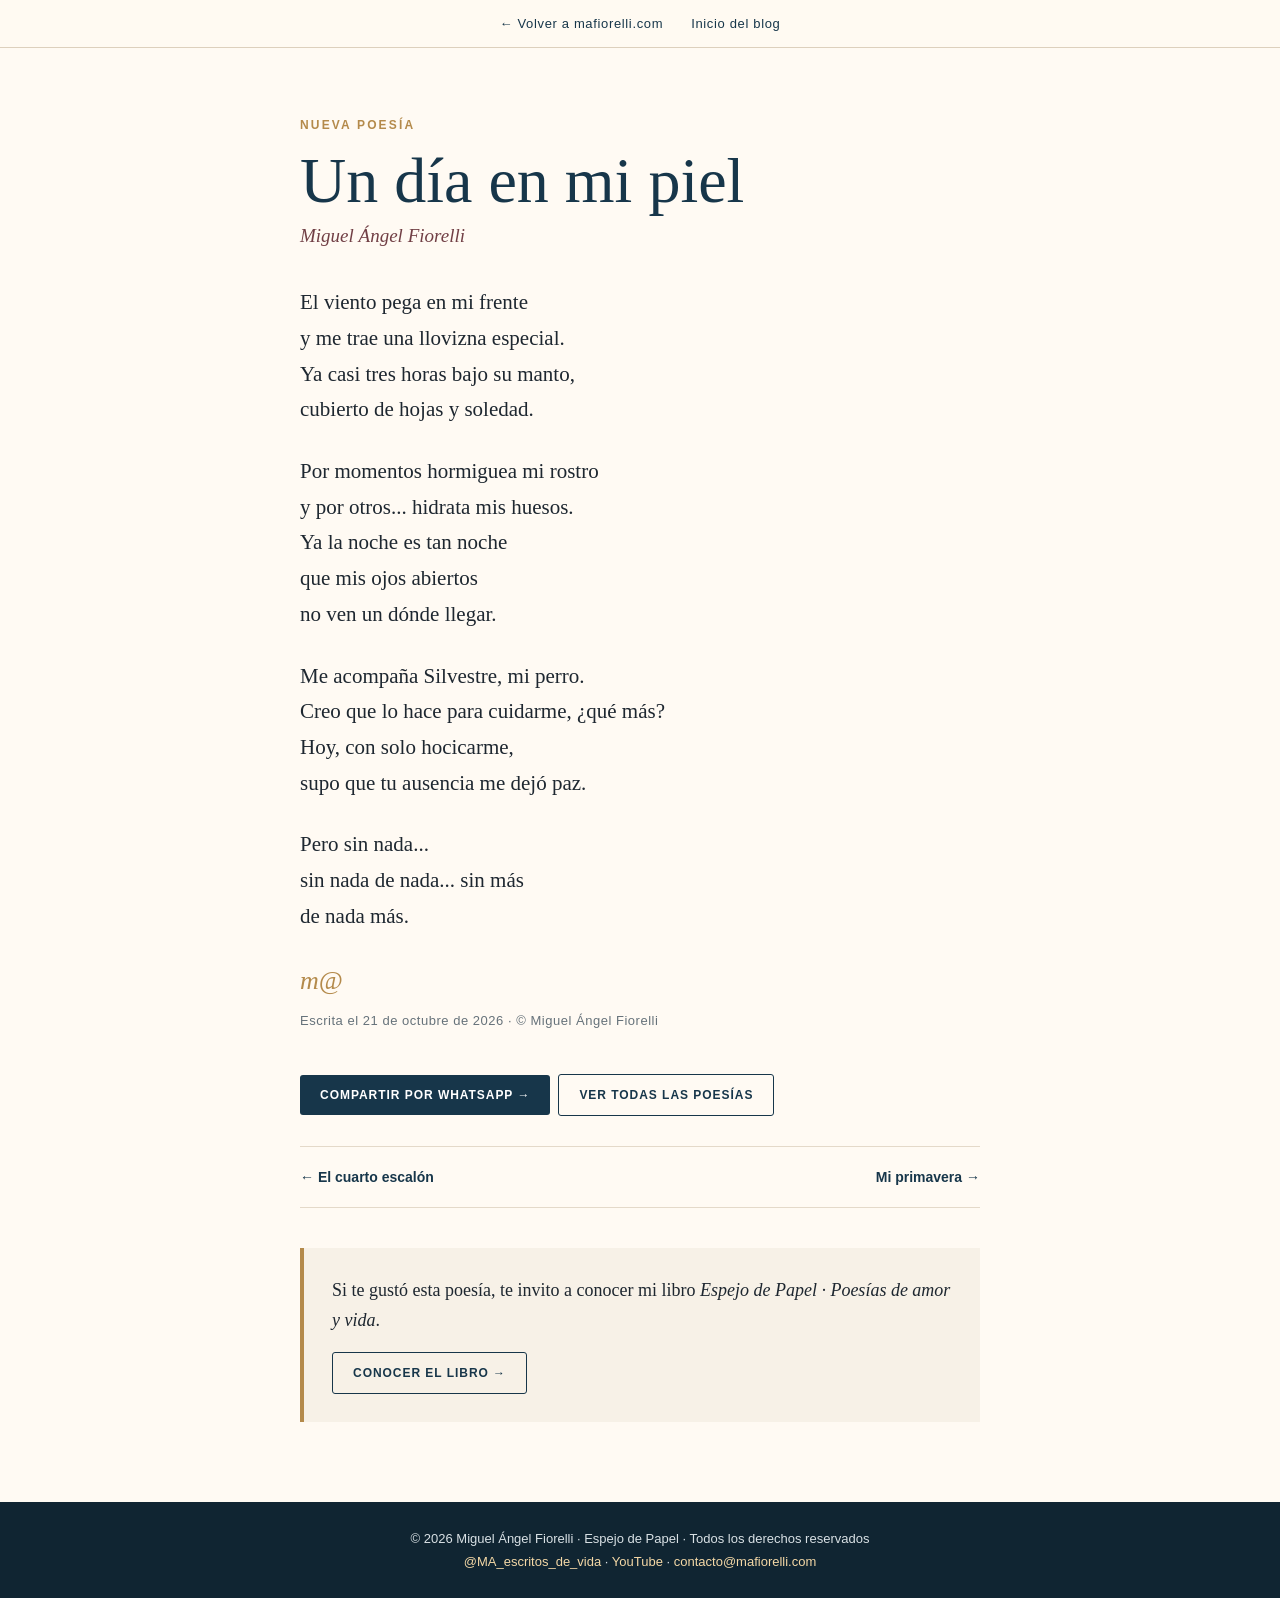
<file: blog/un-dia-en-mi-piel.html>
<!DOCTYPE html>
<html lang="es"><head><meta charset="utf-8"><meta name="viewport" content="width=device-width,initial-scale=1">
<title>Un día en mi piel · Miguel Ángel Fiorelli</title>
<meta name="description" content="Un día en mi piel, poesía de Miguel Ángel Fiorelli, autor de Espejo de Papel.">
<meta property="og:title" content="Un día en mi piel · Miguel Ángel Fiorelli">
<meta property="og:description" content="Un día en mi piel, poesía de Miguel Ángel Fiorelli, autor de Espejo de Papel.">
<meta property="og:type" content="article">
<meta property="og:url" content="https://mafiorelli.com/blog/un-dia-en-mi-piel.html">
<meta property="og:image" content="https://mafiorelli.com/blog/img/un-dia-en-mi-piel.jpg">
<link rel="stylesheet" href="estilo.css">
</head><body>
<nav class="nav"><a href="../">← Volver a mafiorelli.com</a><a href="./">Inicio del blog</a></nav>
<main class="poem">
<div class="eyebrow">NUEVA POESÍA</div>
<h1>Un día en mi piel</h1>
<div class="author">Miguel Ángel Fiorelli</div>
<div class="verses">
<p>El viento pega en mi frente<br>
y me trae una llovizna especial.<br>
Ya casi tres horas bajo su manto,<br>
cubierto de hojas y soledad.</p>
<p>Por momentos hormiguea mi rostro<br>
y por otros... hidrata mis huesos.<br>
Ya la noche es tan noche<br>
que mis ojos abiertos<br>
no ven un dónde llegar.</p>
<p>Me acompaña Silvestre, mi perro.<br>
Creo que lo hace para cuidarme, ¿qué más?<br>
Hoy, con solo hocicarme,<br>
supo que tu ausencia me dejó paz.</p>
<p>Pero sin nada...<br>
sin nada de nada... sin más<br>
de nada más.</p>
</div>
<div class="firma">m@</div>
<p class="fecha">Escrita el 21 de octubre de 2026 · © Miguel Ángel Fiorelli</p>
<div class="actions"><a class="btn" href="https://wa.me/?text=Te%20comparto%20%22Un%20d%C3%ADa%20en%20mi%20piel%22%2C%20poes%C3%ADa%20de%20Miguel%20%C3%81ngel%20Fiorelli%3A%20https%3A//mafiorelli.com/blog/un-dia-en-mi-piel.html" target="_blank" rel="noopener noreferrer">COMPARTIR POR WHATSAPP →</a><a class="btn alt" href="./">VER TODAS LAS POESÍAS</a></div>
<div class="pager"><a href="el-cuarto-escalon.html">← El cuarto escalón</a><a class="next" href="mi-primavera.html">Mi primavera →</a></div>
<aside class="book"><p>Si te gustó esta poesía, te invito a conocer mi libro <em>Espejo de Papel · Poesías de amor y vida</em>.</p><a class="btn alt" href="../#libro">CONOCER EL LIBRO →</a></aside>
</main>
<footer class="footer">© 2026 Miguel Ángel Fiorelli · Espejo de Papel · Todos los derechos reservados<br><a href="https://www.instagram.com/MA_escritos_de_vida/" target="_blank" rel="noopener noreferrer">@MA_escritos_de_vida</a> · <a href="https://www.youtube.com/@MiguelAngelFiorelliPoeta" target="_blank" rel="noopener noreferrer">YouTube</a> · <a href="mailto:contacto@mafiorelli.com">contacto@mafiorelli.com</a></footer>
</body></html>
</file>
<file: blog/estilo.css>
/* Estilo del blog de mafiorelli.com · mismos colores que la web principal */
:root{--ink:#1e2730;--navy:#17364a;--gold:#b48a4b;--paper:#f7f1e7;--cream:#fffaf3;--wine:#713f45;--muted:#66727a}
*{box-sizing:border-box}
html,body{max-width:100%;overflow-x:hidden}
body{margin:0;color:var(--ink);font-family:Georgia,'Times New Roman',serif;background:var(--cream);line-height:1.65}
a{color:inherit}
img{max-width:100%;display:block}
.nav{position:sticky;top:0;z-index:50;background:rgba(255,250,243,.96);border-bottom:1px solid #ddd0bd;display:flex;justify-content:center;gap:28px;padding:13px 18px;font-family:Arial,sans-serif}
.nav a{text-decoration:none;font-size:13px;letter-spacing:.05em;color:var(--navy)}
.nav a:hover{color:var(--gold)}
.eyebrow{font:700 12px/1.2 Arial,sans-serif;letter-spacing:.18em;color:var(--gold);text-transform:uppercase}
.btn{display:inline-block;padding:13px 20px;border-radius:3px;background:var(--navy);color:#fff;text-decoration:none;font:700 12px Arial,sans-serif;letter-spacing:.08em;margin:10px 8px 0 0}
.btn.alt{background:transparent;color:var(--navy);border:1px solid var(--navy)}

/* Lista de poesías */
.head{padding:80px max(24px,calc((100% - 860px)/2)) 40px;background:linear-gradient(135deg,#f9f1e4,#e7f0f0)}
.head h1{font-size:clamp(42px,6vw,72px);line-height:1;color:var(--navy);font-weight:500;margin:16px 0 20px}
.head p{font-size:19px;max-width:640px}
.head .sig{color:var(--wine);font-style:italic}
.list{padding:50px max(24px,calc((100% - 860px)/2)) 80px}
.item{display:grid;grid-template-columns:200px 1fr;gap:30px;align-items:start;padding:30px 0;border-bottom:1px solid #e4d9c9}
.item img{width:100%;aspect-ratio:4/5;object-fit:cover;box-shadow:0 10px 25px #0000001a}
.item h2{font-size:32px;color:var(--navy);font-weight:500;margin:0 0 10px}
.item h2 a{text-decoration:none}
.excerpt{font-style:italic;font-size:18px;color:#3c454b;margin:0 0 14px}
.more{font:700 12px Arial,sans-serif;letter-spacing:.08em;color:var(--wine);text-decoration:none}

/* Página de una poesía */
.poem{padding:70px max(24px,calc((100% - 680px)/2)) 80px}
.poem h1{font-size:clamp(40px,6vw,64px);line-height:1.05;color:var(--navy);font-weight:500;margin:14px 0 6px}
.author{font-size:19px;color:var(--wine);font-style:italic;margin-bottom:34px}
.verses p{font-size:21px;line-height:1.7;margin:0 0 26px}
.verses .hl{color:var(--wine);font-style:italic}
.firma{font-size:26px;font-style:italic;color:var(--gold);margin:6px 0 10px}
.fecha{font:13px Arial,sans-serif;letter-spacing:.04em;color:var(--muted);margin:0 0 36px}
.poem-img{margin:0 0 30px;padding:10px;background:#fff;border:1px solid #dfd2c0;box-shadow:0 12px 28px #0000000d}
.poem-img figcaption{text-align:center;color:var(--muted);font-size:13px;padding-top:8px}
.actions{margin-bottom:30px}
.pager{display:flex;justify-content:space-between;gap:20px;padding:22px 0;border-top:1px solid #e4d9c9;border-bottom:1px solid #e4d9c9;font:600 14px Arial,sans-serif}
.pager a{text-decoration:none;color:var(--navy)}
.pager .next{text-align:right;margin-left:auto}
.book{margin-top:40px;padding:28px;background:var(--paper);border-left:4px solid var(--gold)}
.book p{margin:0 0 6px;font-size:18px}

.footer{background:#102532;color:#d9e1e5;text-align:center;padding:25px;font:13px/1.8 Arial,sans-serif}
.footer a{color:#f4d8a6;text-decoration:none}

@media(max-width:600px){
  .nav{gap:16px}.nav a{font-size:12px}
  .head{padding:60px 18px 30px}
  .list{padding:30px 18px 60px}
  .item{grid-template-columns:1fr;gap:16px}
  .item img{aspect-ratio:auto}
  .poem{padding:50px 18px 60px}
  .verses p{font-size:19px}
  .btn{display:block;text-align:center;margin:10px 0 0}
}

/* Secciones del blog (botones arriba de la lista) */
.tabs{display:flex;flex-wrap:wrap;gap:10px;padding:26px max(24px,calc((100% - 860px)/2)) 0}
.tab{font:700 12px Arial,sans-serif;letter-spacing:.08em;text-transform:uppercase;padding:10px 16px;border:1px solid var(--navy);border-radius:30px;background:transparent;color:var(--navy);cursor:pointer;text-decoration:none}
.tab.on,.tab:hover{background:var(--navy);color:#fff}
.tag{display:inline-block;font:700 11px Arial,sans-serif;letter-spacing:.12em;color:var(--gold);text-transform:uppercase;margin-bottom:6px}
.item.oculto{display:none}

/* Entradas de prensa y presentaciones */
.intro-text p{font-size:19px;line-height:1.7;margin:0 0 20px}
.ficha{background:var(--paper);border-left:4px solid var(--gold);padding:20px 24px;margin:0 0 30px;font-size:17px}
.ficha p{margin:0 0 4px}
.audio{margin:0 0 34px;padding:18px;background:#fff;border:1px solid #dfd2c0}
.audio audio{width:100%}
.audio p{margin:10px 0 0;color:var(--muted);font-size:14px;text-align:center}
.lecturas{display:grid;grid-template-columns:repeat(2,1fr);gap:26px;margin:10px 0 36px}
.lectura{margin:0;background:#fff;border:1px solid #dfd2c0;padding:10px}
.lectura video{width:100%;aspect-ratio:9/16;object-fit:cover;background:#102532}
.lectura figcaption{padding:10px 4px 2px;font-size:16px}
.lectura figcaption strong{color:var(--navy)}
.poem h2{font-size:30px;color:var(--navy);font-weight:500;margin:40px 0 14px}
@media(max-width:600px){.tabs{padding:22px 18px 0;gap:8px}.tab{font-size:11px;padding:9px 13px}.lecturas{grid-template-columns:1fr}}
.discurso h3{font-size:22px;color:var(--wine);font-weight:500;font-style:italic;margin:34px 0 12px}
.discurso blockquote{margin:0 0 22px;padding:16px 22px;background:var(--paper);border-left:3px solid var(--gold);font-style:italic;font-size:18px}
.discurso .destacado{color:var(--wine);font-style:italic;font-size:21px}
.lectura figcaption span{color:var(--muted);font-size:15px}
.poema-leido{margin-top:10px;font-size:16px}
.poema-leido summary{cursor:pointer;color:var(--wine);font:700 12px Arial,sans-serif;letter-spacing:.08em;text-transform:uppercase}
.poema-leido p{margin:12px 0 0;line-height:1.6}
.poema-leido .pie{color:var(--muted);font-size:13px}
.fragmento{max-width:340px;margin:0 0 34px}

/* Poesías solo en texto (sin imagen), 7/11/2026 */
.item.solo-texto{grid-template-columns:1fr;border-left:3px solid var(--gold);padding-left:24px}
.item.solo-texto .excerpt{font-size:19px}
.yt-lecturas{font-size:18px;color:#3c454b;margin:0}
.yt-link{display:block;margin-top:8px;font:700 12px Arial,sans-serif;letter-spacing:.06em;color:#b3261e;text-decoration:none}
.yt-link:hover{text-decoration:underline}
</file>
